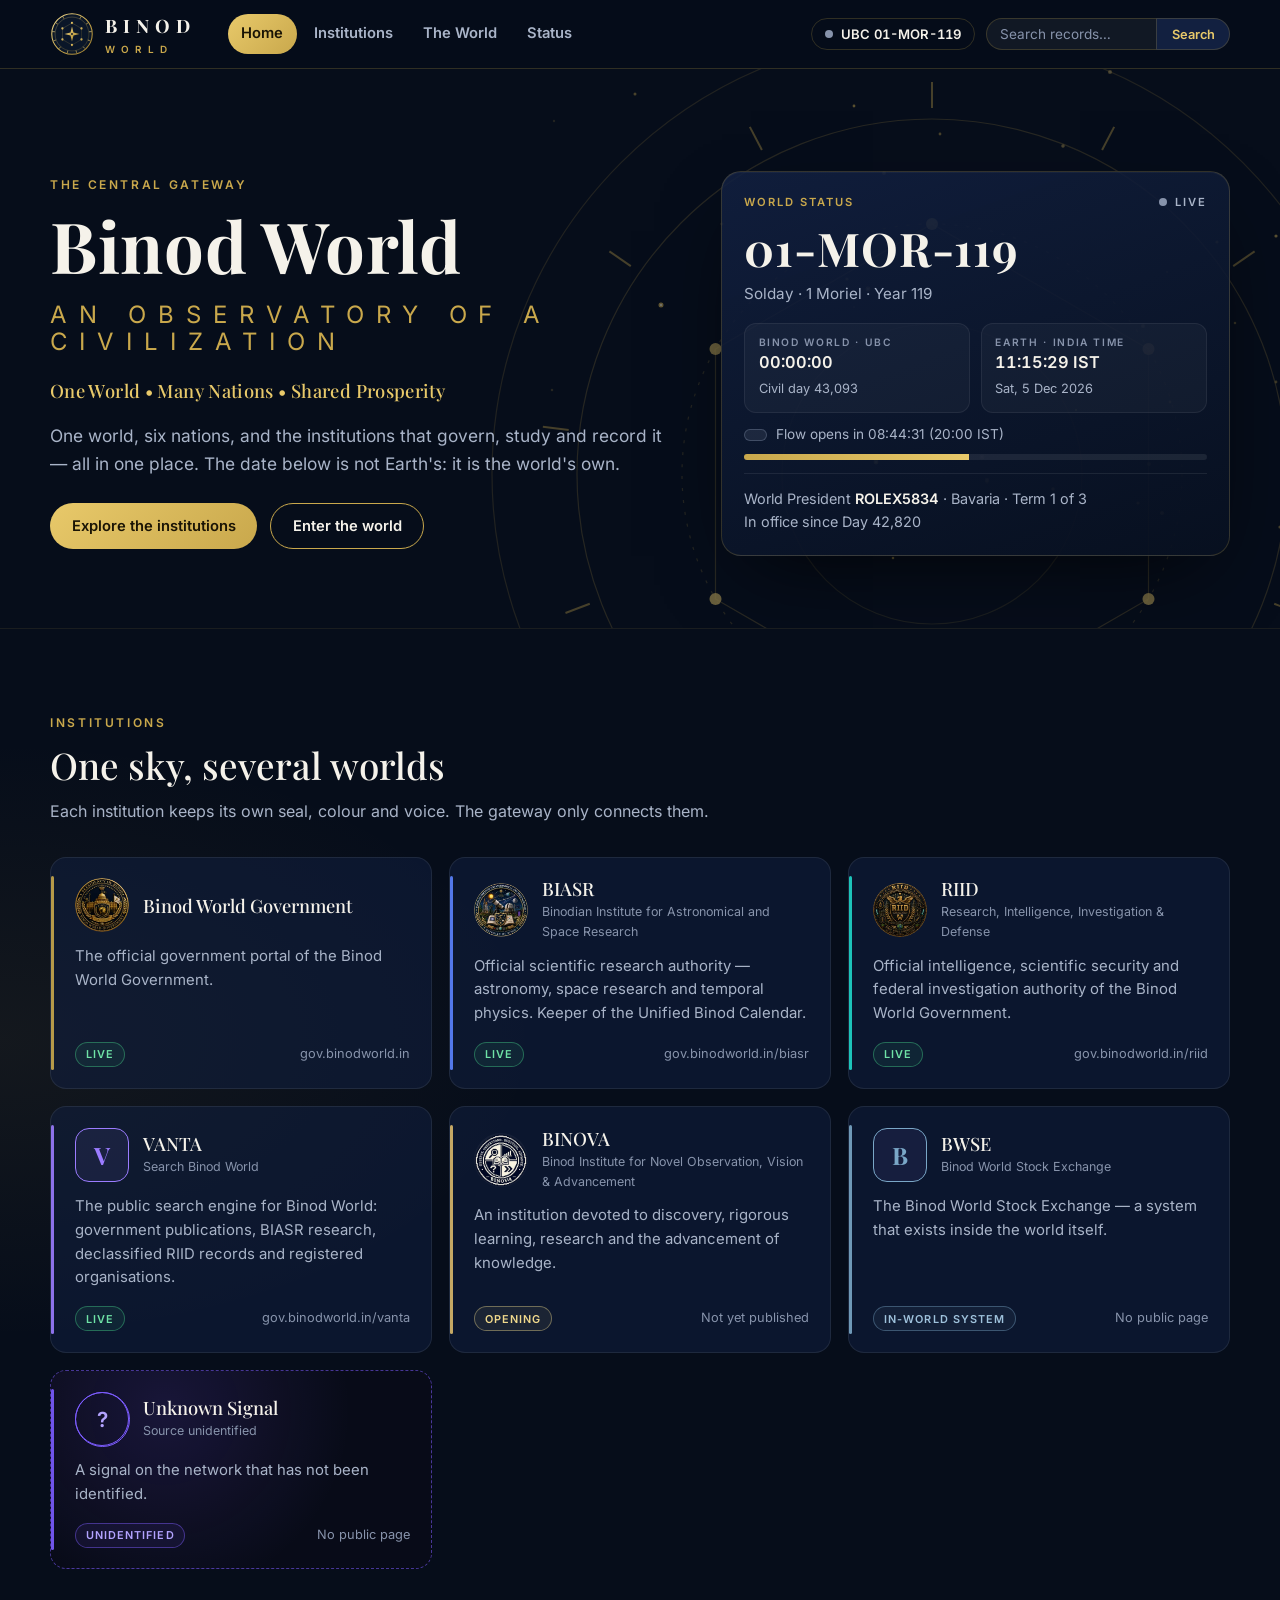
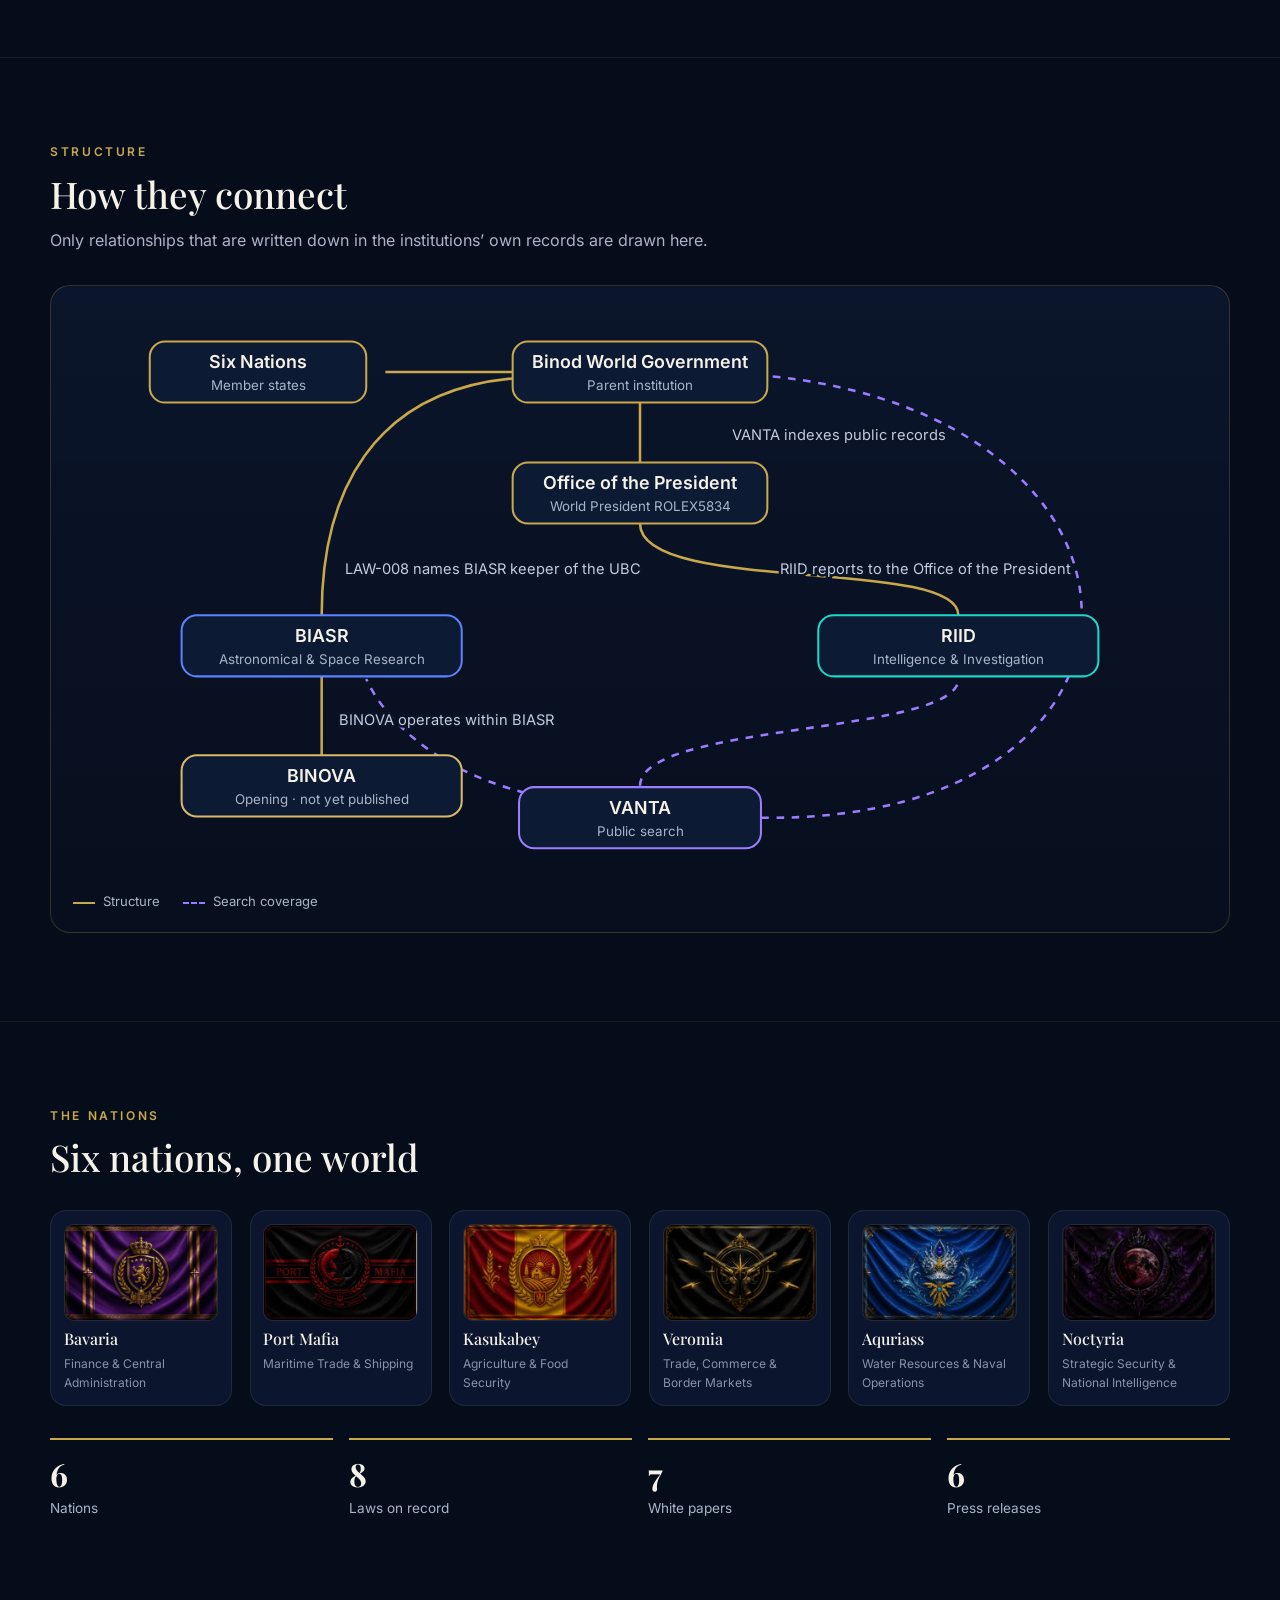
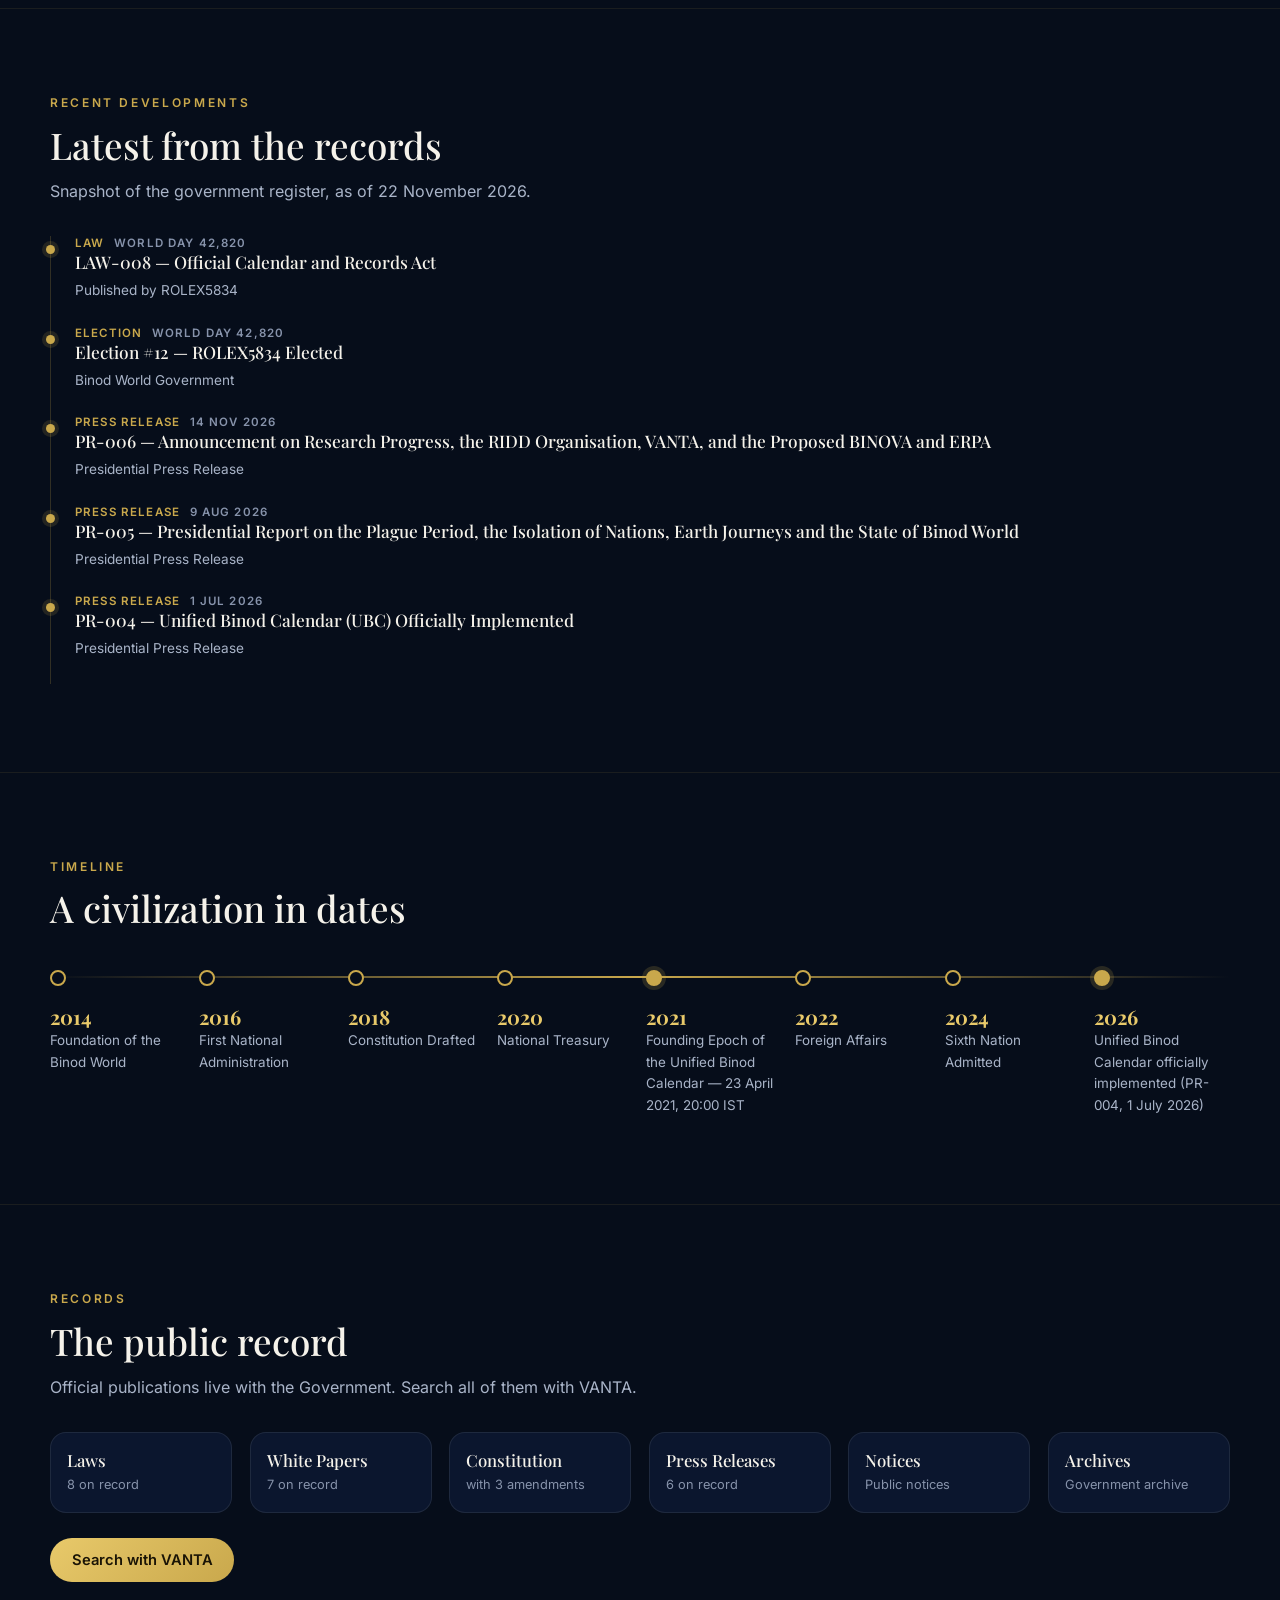
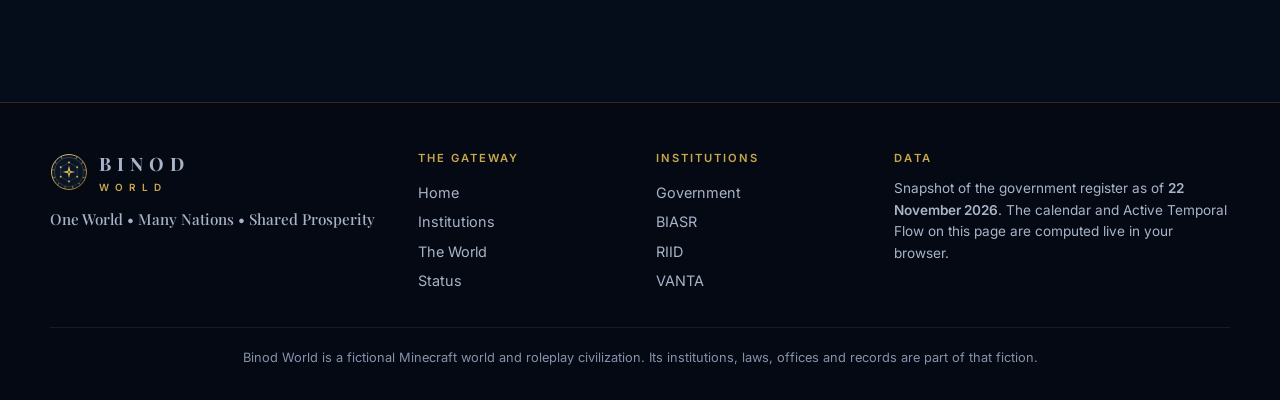
<file: index.html>
<!doctype html>
<html lang="en">
<head>
<meta charset="utf-8">
<meta name="viewport" content="width=device-width, initial-scale=1">
<title>Binod World — The Central Gateway</title>
<meta name="description" content="Binod World: the gateway to its government, institutions, nations and records. A fictional Minecraft world and roleplay civilization.">
<meta http-equiv="Content-Security-Policy" content="default-src &#39;self&#39;; img-src &#39;self&#39; data:; style-src &#39;self&#39; &#39;unsafe-inline&#39;; script-src &#39;self&#39;; font-src &#39;self&#39;; connect-src &#39;none&#39;; object-src &#39;none&#39;; base-uri &#39;self&#39;; form-action https://gov.binodworld.in/">
<meta name="referrer" content="strict-origin-when-cross-origin">
<link rel="canonical" href="https://binodworld.in/">
<meta property="og:type" content="website"><meta property="og:site_name" content="Binod World"><meta property="og:title" content="Binod World — The Central Gateway"><meta property="og:description" content="Binod World: the gateway to its government, institutions, nations and records. A fictional Minecraft world and roleplay civilization."><meta property="og:url" content="https://binodworld.in/"><meta property="og:image" content="https://binodworld.in/assets/og-image.png"><meta name="twitter:card" content="summary">
<meta name="theme-color" content="#060d1a">
<link rel="icon" href="assets/emblem.svg" type="image/svg+xml">
<link rel="apple-touch-icon" href="assets/apple-touch-icon.png">
<link rel="preload" href="assets/fonts/playfair-700.woff2" as="font" type="font/woff2" crossorigin>
<link rel="preload" href="assets/fonts/inter-400.woff2" as="font" type="font/woff2" crossorigin>
<link rel="stylesheet" href="app.css">
</head>
<body data-page="home" data-base="">
<a class="skip" href="#main">Skip to content</a>

<header class="site-header" id="top">
  <div class="wrap bar">
    <a class="brand" href="./" aria-label="Binod World — home">
      <svg class="emblem" aria-hidden="true"><use href="#emblem"/></svg>
      <span class="wordmark"><b>BINOD</b><i>WORLD</i></span>
    </a>
    <button class="menu-btn" id="menuBtn" aria-expanded="false" aria-controls="nav">Menu</button>
    <nav id="nav" aria-label="Primary">
      <a href="./" data-r="home" aria-current="page">Home</a>
      <a href="institutions/" data-r="institutions">Institutions</a>
      <a href="world/" data-r="world">The World</a>
      <a href="status/" data-r="status">Status</a>
    </nav>
    <div class="chip-wrap">
      <a class="date-chip" href="status/" id="dateChip" aria-label="Current Unified Binod Calendar date"><span class="dot" aria-hidden="true"></span><span id="chipText" data-live="chip">UBC —</span></a>
      <form class="search" action="https://gov.binodworld.in/vanta/" method="get" role="search">
        <label class="sr" for="q">Search Binod World records with VANTA</label>
        <input id="q" name="q" type="search" placeholder="Search records…" autocomplete="off">
        <button type="submit" aria-label="Search">Search</button>
      </form>
    </div>
  </div>
</header>

<main id="main" tabindex="-1"><div class="view">
  <section class="hero" aria-labelledby="h1"><div class="sky" aria-hidden="true"><svg viewBox="0 0 900 900" fill="none" stroke="#c9a84c" stroke-width="1.2" aria-hidden="true"><circle cx="0" cy="829" r="0.9" fill="#f3e7bd" opacity="0.38"></circle><circle cx="656" cy="479" r="1.0" fill="#f3e7bd" opacity="0.70"></circle><circle cx="680" cy="489" r="1.5" fill="#f3e7bd" opacity="0.63"></circle><circle cx="735" cy="218" r="1.0" fill="#f3e7bd" opacity="0.67"></circle><circle cx="628" cy="48" r="1.5" fill="#f3e7bd" opacity="0.53"></circle><circle cx="830" cy="727" r="0.7" fill="#f3e7bd" opacity="0.56"></circle><circle cx="831" cy="620" r="1.4" fill="#f3e7bd" opacity="0.60"></circle><circle cx="821" cy="818" r="1.0" fill="#f3e7bd" opacity="0.45"></circle><circle cx="753" cy="299" r="0.7" fill="#f3e7bd" opacity="0.43"></circle><circle cx="386" cy="265" r="1.8" fill="#f3e7bd" opacity="0.58"></circle><circle cx="656" cy="790" r="0.6" fill="#f3e7bd" opacity="0.41"></circle><circle cx="505" cy="458" r="1.1" fill="#f3e7bd" opacity="0.37"></circle><circle cx="818" cy="49" r="1.0" fill="#f3e7bd" opacity="0.46"></circle><circle cx="598" cy="832" r="1.2" fill="#f3e7bd" opacity="0.35"></circle><circle cx="365" cy="255" r="1.0" fill="#f3e7bd" opacity="0.50"></circle><circle cx="299" cy="478" r="1.4" fill="#f3e7bd" opacity="0.39"></circle><circle cx="816" cy="412" r="1.7" fill="#f3e7bd" opacity="0.63"></circle><circle cx="571" cy="465" r="1.2" fill="#f3e7bd" opacity="0.66"></circle><circle cx="846" cy="357" r="1.5" fill="#f3e7bd" opacity="0.40"></circle><circle cx="528" cy="316" r="1.0" fill="#f3e7bd" opacity="0.48"></circle><circle cx="715" cy="790" r="0.7" fill="#f3e7bd" opacity="0.74"></circle><circle cx="70" cy="366" r="0.7" fill="#f3e7bd" opacity="0.30"></circle><circle cx="897" cy="198" r="1.4" fill="#f3e7bd" opacity="0.34"></circle><circle cx="411" cy="534" r="0.7" fill="#f3e7bd" opacity="0.80"></circle><circle cx="796" cy="802" r="1.7" fill="#f3e7bd" opacity="0.79"></circle><circle cx="685" cy="248" r="0.5" fill="#f3e7bd" opacity="0.40"></circle><circle cx="68" cy="1" r="1.4" fill="#f3e7bd" opacity="0.39"></circle><circle cx="667" cy="440" r="1.5" fill="#f3e7bd" opacity="0.39"></circle><circle cx="794" cy="212" r="1.0" fill="#f3e7bd" opacity="0.79"></circle><circle cx="107" cy="440" r="0.5" fill="#f3e7bd" opacity="0.80"></circle><circle cx="573" cy="830" r="0.5" fill="#f3e7bd" opacity="0.79"></circle><circle cx="169" cy="872" r="1.3" fill="#f3e7bd" opacity="0.66"></circle><circle cx="240" cy="200" r="0.8" fill="#f3e7bd" opacity="0.59"></circle><circle cx="47" cy="692" r="1.5" fill="#f3e7bd" opacity="0.68"></circle><circle cx="448" cy="29" r="0.7" fill="#f3e7bd" opacity="0.80"></circle><circle cx="118" cy="619" r="1.8" fill="#f3e7bd" opacity="0.27"></circle><circle cx="795" cy="775" r="1.9" fill="#f3e7bd" opacity="0.82"></circle><circle cx="688" cy="378" r="0.8" fill="#f3e7bd" opacity="0.69"></circle><circle cx="794" cy="358" r="0.8" fill="#f3e7bd" opacity="0.49"></circle><circle cx="798" cy="503" r="1.0" fill="#f3e7bd" opacity="0.62"></circle><circle cx="661" cy="302" r="1.5" fill="#f3e7bd" opacity="0.50"></circle><circle cx="179" cy="281" r="1.9" fill="#f3e7bd" opacity="0.85"></circle><circle cx="569" cy="785" r="1.8" fill="#f3e7bd" opacity="0.37"></circle><circle cx="581" cy="122" r="1.2" fill="#f3e7bd" opacity="0.58"></circle><circle cx="694" cy="851" r="1.2" fill="#f3e7bd" opacity="0.36"></circle><circle cx="402" cy="149" r="1.4" fill="#f3e7bd" opacity="0.56"></circle><circle cx="505" cy="456" r="1.6" fill="#f3e7bd" opacity="0.47"></circle><circle cx="676" cy="23" r="0.9" fill="#f3e7bd" opacity="0.58"></circle><circle cx="182" cy="651" r="0.9" fill="#f3e7bd" opacity="0.39"></circle><circle cx="594" cy="386" r="0.6" fill="#f3e7bd" opacity="0.71"></circle><circle cx="741" cy="824" r="1.8" fill="#f3e7bd" opacity="0.66"></circle><circle cx="863" cy="23" r="1.6" fill="#f3e7bd" opacity="0.61"></circle><circle cx="652" cy="808" r="0.6" fill="#f3e7bd" opacity="0.33"></circle><circle cx="72" cy="97" r="0.6" fill="#f3e7bd" opacity="0.26"></circle><circle cx="545" cy="851" r="0.8" fill="#f3e7bd" opacity="0.33"></circle><circle cx="182" cy="607" r="0.8" fill="#f3e7bd" opacity="0.52"></circle><circle cx="895" cy="380" r="1.4" fill="#f3e7bd" opacity="0.71"></circle><circle cx="357" cy="375" r="0.6" fill="#f3e7bd" opacity="0.39"></circle><circle cx="727" cy="877" r="0.7" fill="#f3e7bd" opacity="0.81"></circle><circle cx="458" cy="110" r="0.8" fill="#f3e7bd" opacity="0.61"></circle><circle cx="153" cy="70" r="0.9" fill="#f3e7bd" opacity="0.64"></circle><circle cx="500" cy="433" r="1.9" fill="#f3e7bd" opacity="0.30"></circle><circle cx="372" cy="283" r="0.5" fill="#f3e7bd" opacity="0.25"></circle><circle cx="372" cy="82" r="0.8" fill="#f3e7bd" opacity="0.80"></circle><circle cx="700" cy="688" r="1.1" fill="#f3e7bd" opacity="0.76"></circle><circle cx="866" cy="721" r="1.4" fill="#f3e7bd" opacity="0.59"></circle><circle cx="313" cy="366" r="1.2" fill="#f3e7bd" opacity="0.55"></circle><circle cx="511" cy="650" r="1.4" fill="#f3e7bd" opacity="0.63"></circle><circle cx="656" cy="796" r="1.7" fill="#f3e7bd" opacity="0.84"></circle><circle cx="394" cy="438" r="1.8" fill="#f3e7bd" opacity="0.84"></circle><g class="ring"><circle cx="450" cy="450" r="440" opacity=".25"></circle><circle cx="450" cy="450" r="355" opacity=".3"></circle><g stroke-width="2" opacity=".6"><line x1="450" y1="84" x2="450" y2="58"></line><line x1="620.0886809680193" y1="125.92309461092515" x2="632.1714834411573" y2="102.90123794394174"></line><line x1="751.2120949170783" y1="242.08830269639697" x2="772.6096754303132" y2="227.31861928138693"></line><line x1="813.3314479198878" y1="405.8835750265518" x2="839.1418786464371" y2="402.7496213399134"></line><line x1="792.2159448228618" y1="579.7853886575681" x2="816.5263671326826" y2="589.005115720674"></line><line x1="692.7028929161311" y1="723.9549338306231" x2="709.9440820303918" y2="743.4162132830716"></line><line x1="537.5895331292461" y1="805.3647051779351" x2="543.8117404007226" y2="830.6091924310124"></line><line x1="362.4104668707539" y1="805.3647051779351" x2="356.1882595992774" y2="830.6091924310124"></line><line x1="207.29710708386892" y1="723.954933830623" x2="190.05591796960823" y2="743.4162132830716"></line><line x1="107.78405517713821" y1="579.7853886575681" x2="83.4736328673174" y2="589.005115720674"></line><line x1="86.66855208011219" y1="405.883575026552" x2="60.85812135356281" y2="402.74962133991363"></line><line x1="148.7879050829219" y1="242.08830269639677" x2="127.39032456968687" y2="227.3186192813867"></line><line x1="279.9113190319805" y1="125.92309461092532" x2="267.82851655884247" y2="102.90123794394185"></line></g></g><g class="ring r2"><circle cx="450" cy="450" r="250" opacity=".28" stroke-dasharray="3 9"></circle><polygon points="450,200 666.5063509461097,325 666.5063509461097,575 450,700 233.49364905389032,575 233.49364905389035,325" opacity=".32"></polygon><g fill="#e8c96a" stroke="none" opacity=".8"><circle cx="450" cy="200" r="6"></circle><circle cx="666.5063509461097" cy="325" r="6"></circle><circle cx="666.5063509461097" cy="575" r="6"></circle><circle cx="450" cy="700" r="6"></circle><circle cx="233.49364905389032" cy="575" r="6"></circle><circle cx="233.49364905389035" cy="325" r="6"></circle></g></g><circle cx="450" cy="450" r="150" opacity=".2"></circle></svg></div>
    <div class="wrap hero-grid"><div><span class="eyebrow">The central gateway</span>
      <h1 id="h1">Binod World<span>An observatory of a civilization</span></h1>
      <p class="motto">One World • Many Nations • Shared Prosperity</p>
      <p class="lede">One world, six nations, and the institutions that govern, study and record it — all in one place. The date below is not Earth's: it is the world's own.</p>
      <div class="cta"><a class="btn primary" href="institutions/">Explore the institutions</a><a class="btn" href="world/">Enter the world</a></div></div>
      <div class="instrument" aria-label="World status instrument"><div class="ins-head"><span>World Status</span><span class="live-tag"><span class="dot" aria-hidden="true"></span>Live</span></div>
  <div class="ubc-big" data-live="ubcDate" aria-live="off"></div><div class="ubc-sub" data-live="ubcLong"></div>
  <div class="dual"><div class="cell"><small>Binod World · UBC</small><strong data-live="ubcClock"></strong><em>Civil day <span data-live="civilDay"></span></em></div>
  <div class="cell"><small>Earth · India time</small><strong data-live="earthTime"></strong><em data-live="earthDate"></em></div></div>
  <div class="atf"><span class="badge off" data-live="atfBadge"></span><span class="txt" data-live="atfText"></span></div>
  <div class="bar-track" aria-hidden="true"><div class="bar-fill" data-live="atfBar"></div></div>
  <div class="pres">World President <b>ROLEX5834</b> · Bavaria · Term 1 of 3<br>In office since Day 42,820</div></div></div></section>
  <section class="s" aria-labelledby="h-inst"><div class="wrap"><div class="sec-head"><span class="eyebrow">Institutions</span><h2><span id="h-inst">One sky, several worlds</span></h2><p>Each institution keeps its own seal, colour and voice. The gateway only connects them.</p></div>
    <div class="grid g3"><a class="card" style="--ac:#c9a84c" href="https://gov.binodworld.in/"><div class="top"><img class="seal" src="assets/img/seal-gov.webp" alt="" width="54" height="54"><div><h3>Binod World Government</h3></div></div><p>The official government portal of the Binod World Government.</p><div class="foot"><span class="st live">Live</span><span>gov.binodworld.in</span></div></a><a class="card" style="--ac:#5b83ff" href="https://gov.binodworld.in/biasr/"><div class="top"><img class="seal" src="assets/img/seal-biasr.webp" alt="" width="54" height="54"><div><h3>BIASR</h3><div class="full">Binodian Institute for Astronomical and Space Research</div></div></div><p>Official scientific research authority — astronomy, space research and temporal physics. Keeper of the Unified Binod Calendar.</p><div class="foot"><span class="st live">Live</span><span>gov.binodworld.in/biasr</span></div></a><a class="card" style="--ac:#1fd6c9" href="https://gov.binodworld.in/riid/"><div class="top"><img class="seal" src="assets/img/seal-riid.webp" alt="" width="54" height="54"><div><h3>RIID</h3><div class="full">Research, Intelligence, Investigation &amp; Defense</div></div></div><p>Official intelligence, scientific security and federal investigation authority of the Binod World Government.</p><div class="foot"><span class="st live">Live</span><span>gov.binodworld.in/riid</span></div></a><a class="card" style="--ac:#9b7cff" href="https://gov.binodworld.in/vanta/"><div class="top"><span class="vmark" aria-hidden="true">V</span><div><h3>VANTA</h3><div class="full">Search Binod World</div></div></div><p>The public search engine for Binod World: government publications, BIASR research, declassified RIID records and registered organisations.</p><div class="foot"><span class="st live">Live</span><span>gov.binodworld.in/vanta</span></div></a><article class="card" style="--ac:#d9b86a"><div class="top"><img class="seal" src="assets/img/seal-binova.webp" alt="" width="54" height="54"><div><h3>BINOVA</h3><div class="full">Binod Institute for Novel Observation, Vision &amp; Advancement</div></div></div><p>An institution devoted to discovery, rigorous learning, research and the advancement of knowledge.</p><div class="foot"><span class="st opening">Opening</span><span>Not yet published</span></div></article><article class="card" style="--ac:#7aa7c7"><div class="top"><span class="vmark" aria-hidden="true">B</span><div><h3>BWSE</h3><div class="full">Binod World Stock Exchange</div></div></div><p>The Binod World Stock Exchange — a system that exists inside the world itself.</p><div class="foot"><span class="st system">In-world system</span><span>No public page</span></div></article><article class="card signal" aria-label="Unknown signal"><div class="top"><span class="pulse" aria-hidden="true">?</span><div><h3>Unknown Signal</h3><div class="full">Source unidentified</div></div></div><p>A signal on the network that has not been identified.</p><div class="foot"><span class="st system" style="color:#b3a3ff;border-color:rgba(124,92,255,.45);background:rgba(124,92,255,.08)">Unidentified</span><span>No public page</span></div></article></div></div></section>
  <section class="s" aria-labelledby="h-rel"><div class="wrap"><div class="sec-head"><span class="eyebrow">Structure</span><h2><span id="h-rel">How they connect</span></h2><p>Only relationships that are written down in the institutions’ own records are drawn here.</p></div><div class="diagram"><svg viewBox="0 0 900 450" role="img" aria-labelledby="reld"><title id="reld">How the institutions connect</title>
  <desc id="relx">Government contains the Office of the President and six member nations. RIID reports to the Office of the President. BIASR is named keeper of the Unified Binod Calendar by LAW-008. BINOVA operates within BIASR. VANTA indexes the public records of the Government, BIASR and RIID.</desc>
  <g fill="none" stroke-width="2">
    <path d="M450 79 L450 126" stroke="#c9a84c"></path><path d="M350 55 L250 55" stroke="#c9a84c"></path>
    <path d="M450 174 C450 230 700 200 700 246" stroke="#c9a84c"></path>
    <path d="M350 60 C240 70 200 150 200 246" stroke="#c9a84c"></path>
    <path d="M200 294 L200 356" stroke="#c9a84c"></path>
    <path d="M545 405 C880 410 880 90 550 58" stroke="#9b7cff" stroke-dasharray="6 6"></path>
    <path d="M360 405 C250 405 215 380 205 300" stroke="#9b7cff" stroke-dasharray="6 6" opacity="0"></path>
    <path d="M450 380 C450 330 700 340 700 296" stroke="#9b7cff" stroke-dasharray="6 6"></path>
    <path d="M395 392 C300 380 250 330 235 296" stroke="#9b7cff" stroke-dasharray="6 6"></path>
  </g>
  <g><rect x="350" y="31" width="200" height="48" rx="12" fill="#0d1a33" stroke="#c9a84c" stroke-width="1.6"></rect><text x="450" y="52" text-anchor="middle" font-size="14" font-weight="600" fill="#f5f2ea">Binod World Government</text><text x="450" y="69" text-anchor="middle" font-size="10.5" fill="#a9b4c8">Parent institution</text></g>
  <g><rect x="350" y="126" width="200" height="48" rx="12" fill="#0d1a33" stroke="#c9a84c" stroke-width="1.6"></rect><text x="450" y="147" text-anchor="middle" font-size="14" font-weight="600" fill="#f5f2ea">Office of the President</text><text x="450" y="164" text-anchor="middle" font-size="10.5" fill="#a9b4c8">World President ROLEX5834</text></g>
  <g><rect x="65" y="31" width="170" height="48" rx="12" fill="#0d1a33" stroke="#c9a84c" stroke-width="1.6"></rect><text x="150" y="52" text-anchor="middle" font-size="14" font-weight="600" fill="#f5f2ea">Six Nations</text><text x="150" y="69" text-anchor="middle" font-size="10.5" fill="#a9b4c8">Member states</text></g>
  <g><rect x="90" y="246" width="220" height="48" rx="12" fill="#0d1a33" stroke="#5b83ff" stroke-width="1.6"></rect><text x="200" y="267" text-anchor="middle" font-size="14" font-weight="600" fill="#f5f2ea">BIASR</text><text x="200" y="284" text-anchor="middle" font-size="10.5" fill="#a9b4c8">Astronomical &amp; Space Research</text></g>
  <g><rect x="590" y="246" width="220" height="48" rx="12" fill="#0d1a33" stroke="#1fd6c9" stroke-width="1.6"></rect><text x="700" y="267" text-anchor="middle" font-size="14" font-weight="600" fill="#f5f2ea">RIID</text><text x="700" y="284" text-anchor="middle" font-size="10.5" fill="#a9b4c8">Intelligence &amp; Investigation</text></g>
  <g><rect x="90" y="356" width="220" height="48" rx="12" fill="#0d1a33" stroke="#d9b86a" stroke-width="1.6"></rect><text x="200" y="377" text-anchor="middle" font-size="14" font-weight="600" fill="#f5f2ea">BINOVA</text><text x="200" y="394" text-anchor="middle" font-size="10.5" fill="#a9b4c8">Opening · not yet published</text></g>
  <g><rect x="355" y="381" width="190" height="48" rx="12" fill="#0d1a33" stroke="#9b7cff" stroke-width="1.6"></rect><text x="450" y="402" text-anchor="middle" font-size="14" font-weight="600" fill="#f5f2ea">VANTA</text><text x="450" y="419" text-anchor="middle" font-size="10.5" fill="#a9b4c8">Public search</text></g>
  <text x="560" y="214" text-anchor="start" font-size="11.5" fill="#c3ccdd" paint-order="stroke" stroke="#0a1426" stroke-width="4">RIID reports to the Office of the President</text>
  <text x="218" y="214" text-anchor="start" font-size="11.5" fill="#c3ccdd" paint-order="stroke" stroke="#0a1426" stroke-width="4">LAW-008 names BIASR keeper of the UBC</text>
  <text x="214" y="332" text-anchor="start" font-size="11.5" fill="#c3ccdd" paint-order="stroke" stroke="#0a1426" stroke-width="4">BINOVA operates within BIASR</text>
  <text x="690" y="108" text-anchor="end" font-size="11.5" fill="#c3ccdd" paint-order="stroke" stroke="#0a1426" stroke-width="4">VANTA indexes public records</text>
  </svg><div class="legend"><span>Structure</span><span class="dash">Search coverage</span></div><ul class="prov rel-list"><li><b>Government</b> includes the Office of the President and the six member nations.</li><li><b>RIID</b> reports to the Office of the President.</li><li><b>BIASR</b> is named keeper of the Unified Binod Calendar by LAW-008.</li><li><b>BINOVA</b> operates within BIASR (opening; not yet published).</li><li><b>VANTA</b> indexes the public records of the Government, BIASR and RIID.</li></ul></div></div></section>
  <section class="s" aria-labelledby="h-nat"><div class="wrap"><div class="sec-head"><span class="eyebrow">The nations</span><h2><span id="h-nat">Six nations, one world</span></h2></div>
    <div class="grid nations-strip"><a class="card nation" href="world/" aria-label="Bavaria"><img class="flag" src="assets/img/flag-bavaria.webp" alt="Flag of Bavaria" width="400" height="250"><h3>Bavaria</h3><p class="small">Finance &amp; Central Administration</p></a><a class="card nation" href="world/" aria-label="Port Mafia"><img class="flag" src="assets/img/flag-port-mafia.webp" alt="Flag of Port Mafia" width="400" height="250"><h3>Port Mafia</h3><p class="small">Maritime Trade &amp; Shipping</p></a><a class="card nation" href="world/" aria-label="Kasukabey"><img class="flag" src="assets/img/flag-kasukabey.webp" alt="Flag of Kasukabey" width="400" height="250"><h3>Kasukabey</h3><p class="small">Agriculture &amp; Food Security</p></a><a class="card nation" href="world/" aria-label="Veromia"><img class="flag" src="assets/img/flag-veromia.webp" alt="Flag of Veromia" width="400" height="250"><h3>Veromia</h3><p class="small">Trade, Commerce &amp; Border Markets</p></a><a class="card nation" href="world/" aria-label="Aquriass"><img class="flag" src="assets/img/flag-aquriass.webp" alt="Flag of Aquriass" width="400" height="250"><h3>Aquriass</h3><p class="small">Water Resources &amp; Naval Operations</p></a><a class="card nation" href="world/" aria-label="Noctyria"><img class="flag" src="assets/img/flag-noctyria.webp" alt="Flag of Noctyria" width="400" height="250"><h3>Noctyria</h3><p class="small">Strategic Security &amp; National Intelligence</p></a></div>
    <div class="stats"><div class="stat"><b>6</b><span>Nations</span></div><div class="stat"><b>8</b><span>Laws on record</span></div><div class="stat"><b>7</b><span>White papers</span></div><div class="stat"><b>6</b><span>Press releases</span></div></div></div></section>
  <section class="s" aria-labelledby="h-dev"><div class="wrap"><div class="sec-head"><span class="eyebrow">Recent developments</span><h2><span id="h-dev">Latest from the records</span></h2><p>Snapshot of the government register, as of 22 November 2026.</p></div><ol class="feed"><li><div class="meta"><b>Law</b>World Day 42,820</div><a href="https://gov.binodworld.in/laws.html">LAW-008 — Official Calendar and Records Act</a><div class="by">Published by ROLEX5834</div></li><li><div class="meta"><b>Election</b>World Day 42,820</div><a href="https://gov.binodworld.in/president.html">Election #12 — ROLEX5834 Elected</a><div class="by">Binod World Government</div></li><li><div class="meta"><b>Press release</b>14 Nov 2026</div><a href="https://gov.binodworld.in/press-releases.html">PR-006 — Announcement on Research Progress, the RIDD Organisation, VANTA, and the Proposed BINOVA and ERPA</a><div class="by">Presidential Press Release</div></li><li><div class="meta"><b>Press release</b>9 Aug 2026</div><a href="https://gov.binodworld.in/press-releases.html">PR-005 — Presidential Report on the Plague Period, the Isolation of Nations, Earth Journeys and the State of Binod World</a><div class="by">Presidential Press Release</div></li><li><div class="meta"><b>Press release</b>1 Jul 2026</div><a href="https://gov.binodworld.in/press-releases.html">PR-004 — Unified Binod Calendar (UBC) Officially Implemented</a><div class="by">Presidential Press Release</div></li></ol></div></section>
  <section class="s" aria-labelledby="h-tl"><div class="wrap"><div class="sec-head"><span class="eyebrow">Timeline</span><h2><span id="h-tl">A civilization in dates</span></h2></div><ol class="tl"><li class=""><b>2014</b><span>Foundation of the Binod World</span></li><li class=""><b>2016</b><span>First National Administration</span></li><li class=""><b>2018</b><span>Constitution Drafted</span></li><li class=""><b>2020</b><span>National Treasury</span></li><li class="ubc"><b>2021</b><span>Founding Epoch of the Unified Binod Calendar — 23 April 2021, 20:00 IST</span></li><li class=""><b>2022</b><span>Foreign Affairs</span></li><li class=""><b>2024</b><span>Sixth Nation Admitted</span></li><li class="ubc"><b>2026</b><span>Unified Binod Calendar officially implemented (PR-004, 1 July 2026)</span></li></ol></div></section>
  <section class="s" aria-labelledby="h-rec"><div class="wrap"><div class="sec-head"><span class="eyebrow">Records</span><h2><span id="h-rec">The public record</span></h2><p>Official publications live with the Government. Search all of them with VANTA.</p></div><div class="grid records"><a class="card" href="https://gov.binodworld.in/laws.html"><div class="n">Laws</div><div class="c">8 on record</div></a><a class="card" href="https://gov.binodworld.in/white-papers.html"><div class="n">White Papers</div><div class="c">7 on record</div></a><a class="card" href="https://gov.binodworld.in/constitution.html"><div class="n">Constitution</div><div class="c">with 3 amendments</div></a><a class="card" href="https://gov.binodworld.in/press-releases.html"><div class="n">Press Releases</div><div class="c">6 on record</div></a><a class="card" href="https://gov.binodworld.in/notices.html"><div class="n">Notices</div><div class="c">Public notices</div></a><a class="card" href="https://gov.binodworld.in/archives.html"><div class="n">Archives</div><div class="c">Government archive</div></a></div>
    <div class="cta"><a class="btn primary" href="https://gov.binodworld.in/vanta/">Search with VANTA</a></div></div></section></div></main>

<footer class="site-footer">
  <div class="wrap">
    <div class="f-grid">
      <div>
        <div class="brand small"><svg class="emblem" aria-hidden="true"><use href="#emblem"/></svg><span class="wordmark"><b>BINOD</b><i>WORLD</i></span></div>
        <p class="motto">One World • Many Nations • Shared Prosperity</p>
      </div>
      <nav aria-label="Footer: pages"><h2>The Gateway</h2><a href="./">Home</a><a href="institutions/">Institutions</a><a href="world/">The World</a><a href="status/">Status</a></nav>
      <nav aria-label="Footer: institutions"><h2>Institutions</h2><a href="https://gov.binodworld.in/">Government</a><a href="https://gov.binodworld.in/biasr/">BIASR</a><a href="https://gov.binodworld.in/riid/">RIID</a><a href="https://gov.binodworld.in/vanta/">VANTA</a></nav>
      <div><h2>Data</h2><p class="small">Snapshot of the government register as of <b>22 November 2026</b>. The calendar and Active Temporal Flow on this page are computed live in your browser.</p></div>
    </div>
    <p class="disclaimer">Binod World is a fictional Minecraft world and roleplay civilization. Its institutions, laws, offices and records are part of that fiction.</p>
  </div>
</footer>

<svg width="0" height="0" style="position:absolute" aria-hidden="true" focusable="false">
  <defs>
    <linearGradient id="gold" x1="0" y1="0" x2="1" y2="1"><stop offset="0" stop-color="#f3dc92"/><stop offset=".55" stop-color="#c9a84c"/><stop offset="1" stop-color="#9a7b2c"/></linearGradient>
    <symbol id="emblem" viewBox="0 0 100 100">
      <circle cx="50" cy="50" r="46" fill="#0a1628" stroke="url(#gold)" stroke-width="2.4"/>
      <circle cx="50" cy="50" r="38.5" fill="none" stroke="url(#gold)" stroke-width=".8" opacity=".7"/>
      <g id="emb-ticks" stroke="url(#gold)" stroke-width="1.6" stroke-linecap="round"></g>
      <g id="emb-nodes" fill="url(#gold)"></g>
      <g id="emb-hex" fill="none" stroke="url(#gold)" stroke-width=".7" opacity=".6"></g>
      <path d="M50 33 L53.4 46.6 L67 50 L53.4 53.4 L50 67 L46.6 53.4 L33 50 L46.6 46.6 Z" fill="url(#gold)"/>
      <circle cx="50" cy="50" r="2.2" fill="#0a1628"/>
    </symbol>
  </defs>
</svg>
<noscript><p class="wrap small" style="padding:1rem 0">The live calendar and status instrument need JavaScript; the rest of this page works without it.</p></noscript>
<script src="js/data.js"></script>
<script src="js/calendar-engine.js"></script>
<script src="app.js"></script>
</body>
</html>
</file>
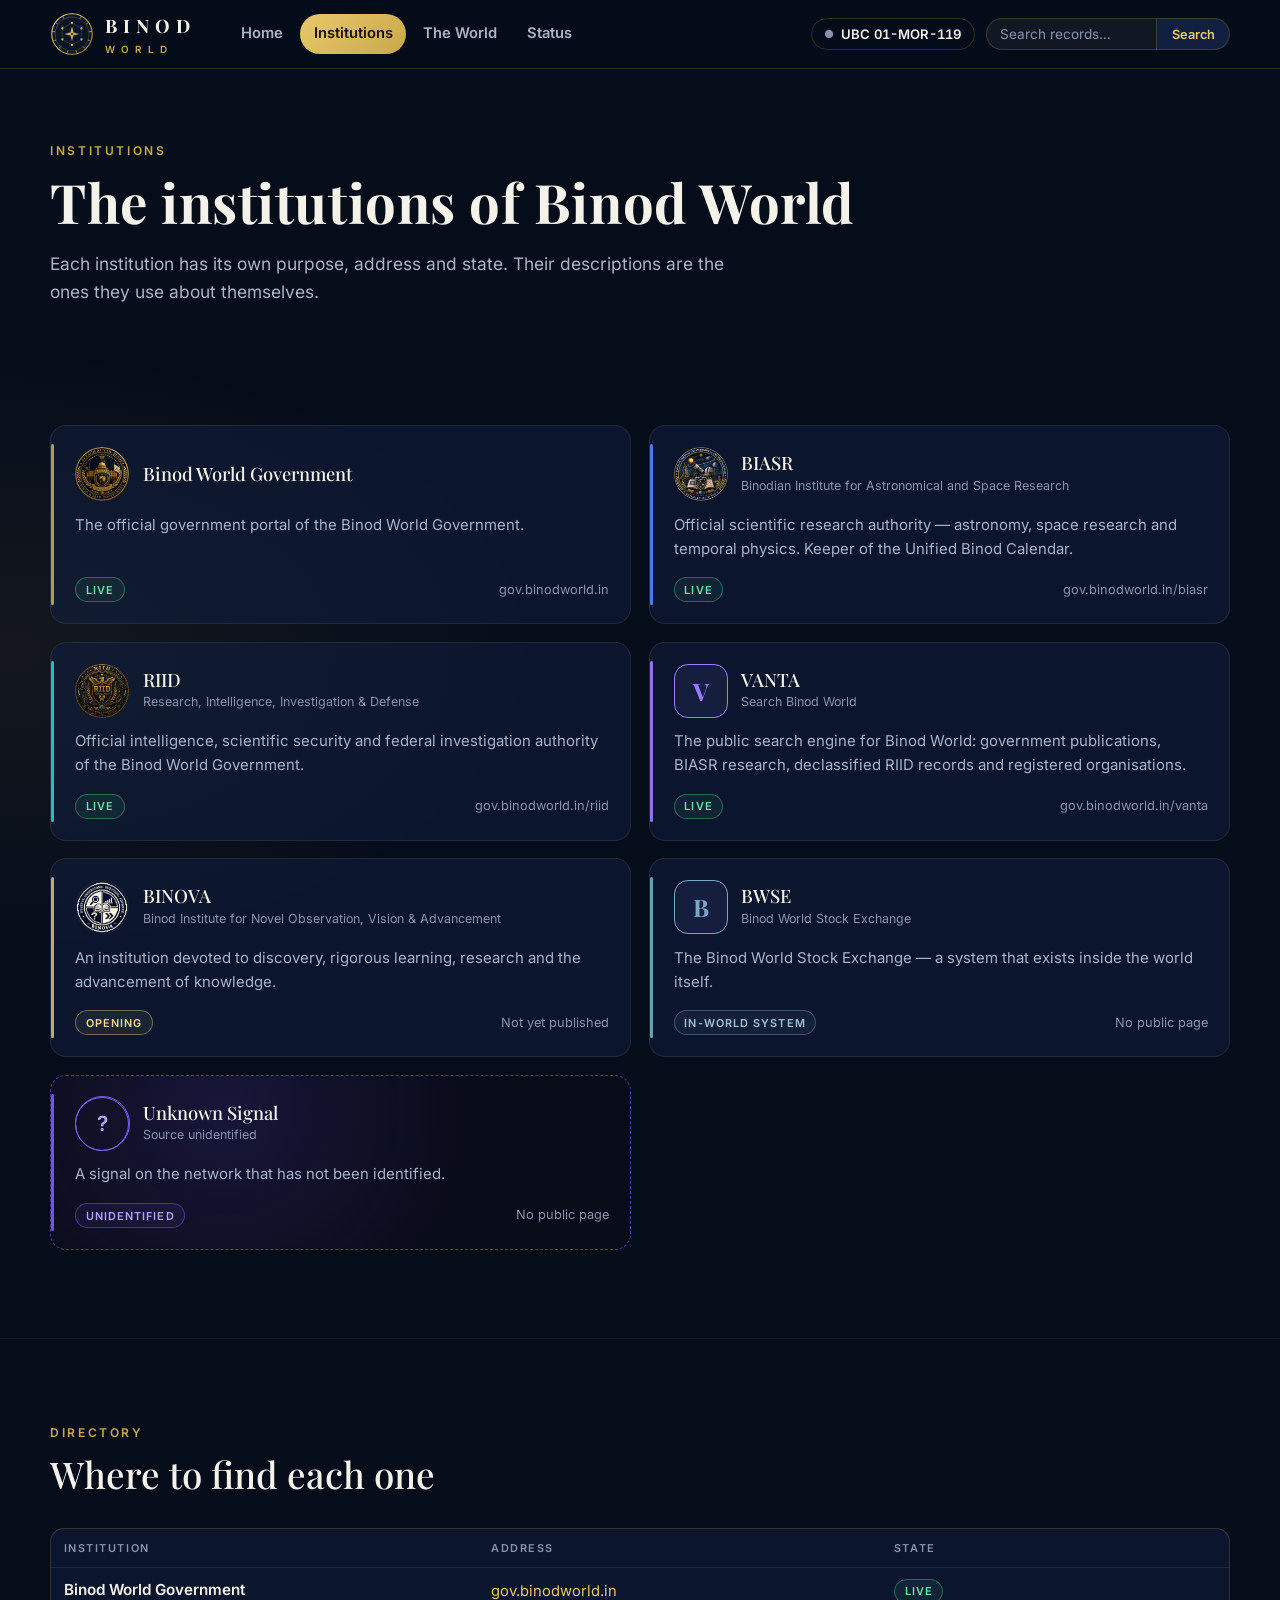
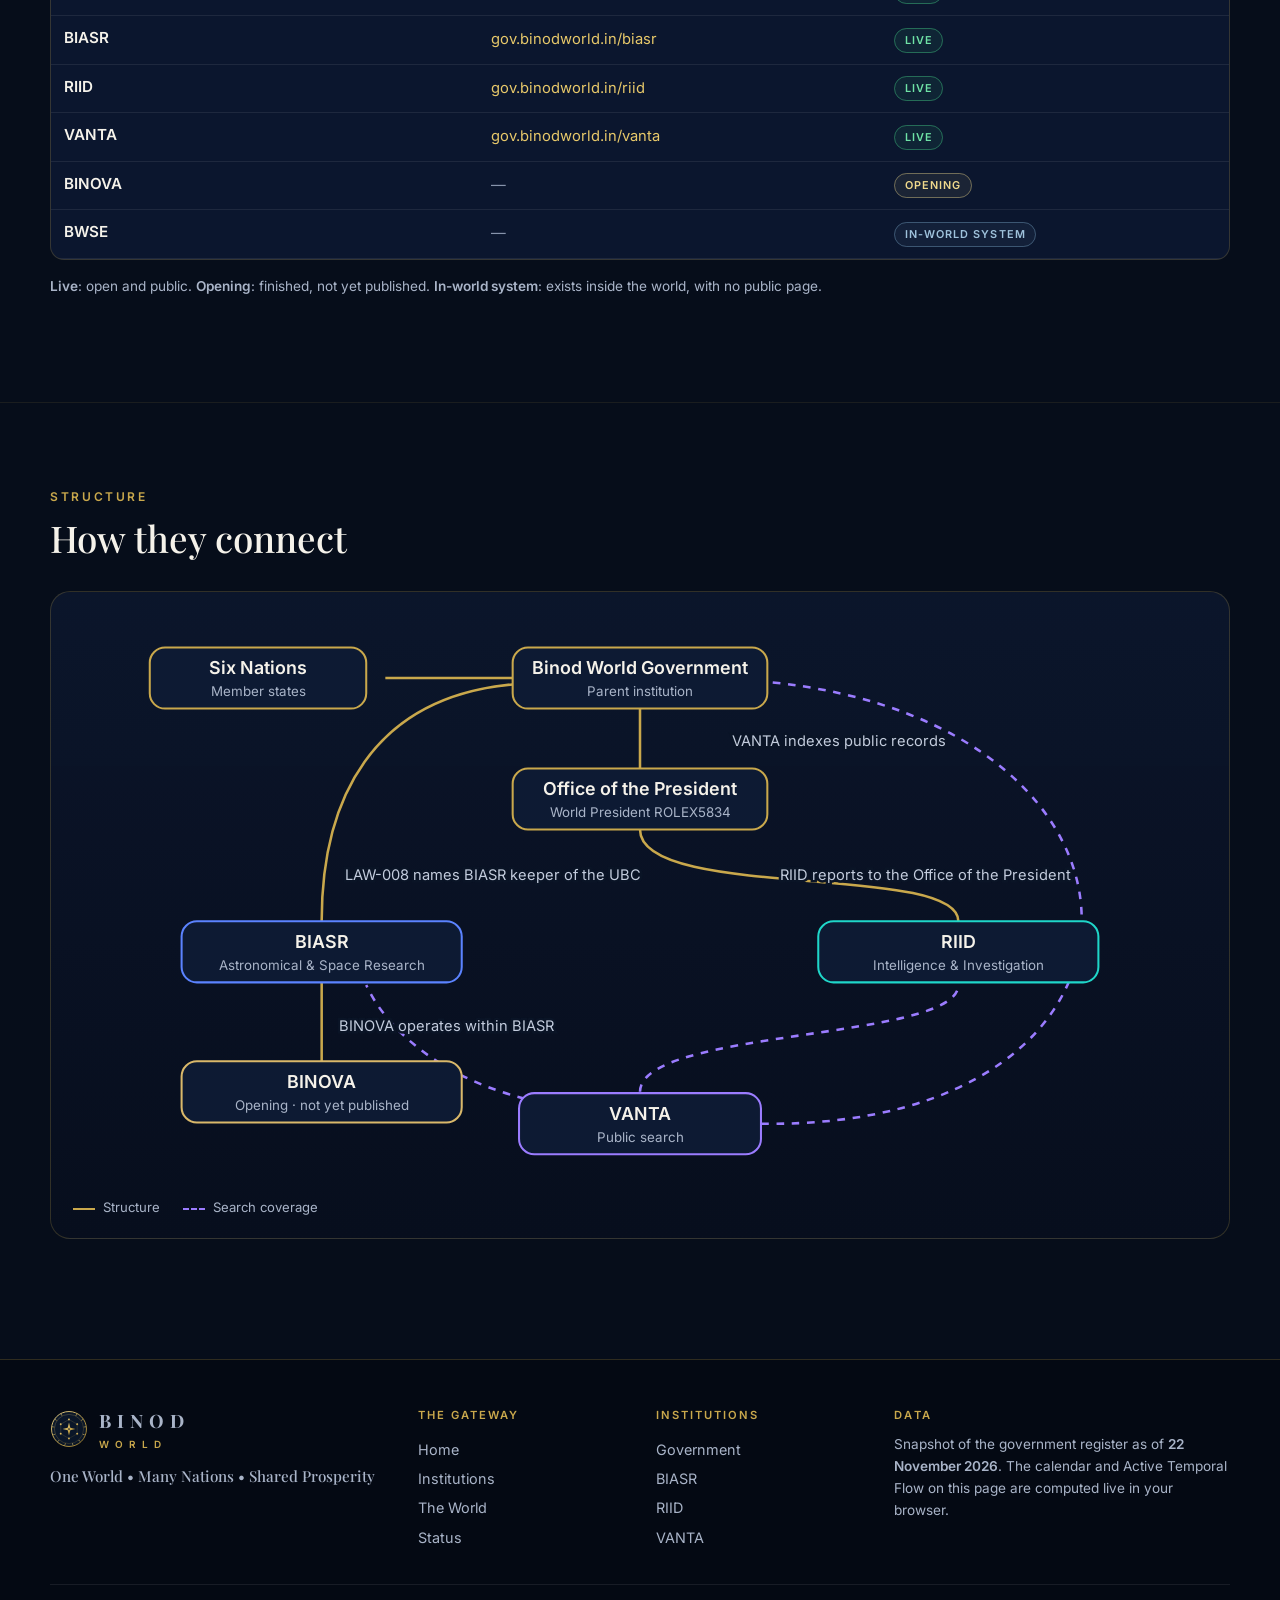
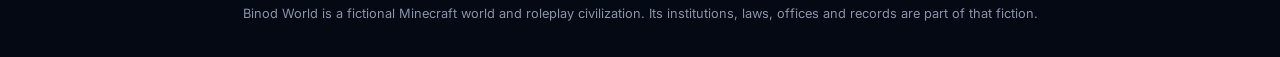
<file: institutions/index.html>
<!doctype html>
<html lang="en">
<head>
<meta charset="utf-8">
<meta name="viewport" content="width=device-width, initial-scale=1">
<title>Institutions — Binod World</title>
<meta name="description" content="The institutions of Binod World: the Government, BIASR, RIID, VANTA, BINOVA and BWSE, and how they connect.">
<meta http-equiv="Content-Security-Policy" content="default-src &#39;self&#39;; img-src &#39;self&#39; data:; style-src &#39;self&#39; &#39;unsafe-inline&#39;; script-src &#39;self&#39;; font-src &#39;self&#39;; connect-src &#39;none&#39;; object-src &#39;none&#39;; base-uri &#39;self&#39;; form-action https://gov.binodworld.in/">
<meta name="referrer" content="strict-origin-when-cross-origin">
<link rel="canonical" href="https://binodworld.in/institutions/">
<meta property="og:type" content="website"><meta property="og:site_name" content="Binod World"><meta property="og:title" content="Institutions — Binod World"><meta property="og:description" content="The institutions of Binod World: the Government, BIASR, RIID, VANTA, BINOVA and BWSE, and how they connect."><meta property="og:url" content="https://binodworld.in/institutions/"><meta property="og:image" content="https://binodworld.in/assets/og-image.png"><meta name="twitter:card" content="summary">
<meta name="theme-color" content="#060d1a">
<link rel="icon" href="../assets/emblem.svg" type="image/svg+xml">
<link rel="apple-touch-icon" href="../assets/apple-touch-icon.png">
<link rel="preload" href="../assets/fonts/playfair-700.woff2" as="font" type="font/woff2" crossorigin>
<link rel="preload" href="../assets/fonts/inter-400.woff2" as="font" type="font/woff2" crossorigin>
<link rel="stylesheet" href="../app.css">
</head>
<body data-page="institutions" data-base="../">
<a class="skip" href="#main">Skip to content</a>

<header class="site-header" id="top">
  <div class="wrap bar">
    <a class="brand" href="../" aria-label="Binod World — home">
      <svg class="emblem" aria-hidden="true"><use href="#emblem"/></svg>
      <span class="wordmark"><b>BINOD</b><i>WORLD</i></span>
    </a>
    <button class="menu-btn" id="menuBtn" aria-expanded="false" aria-controls="nav">Menu</button>
    <nav id="nav" aria-label="Primary">
      <a href="../" data-r="home">Home</a>
      <a href="../institutions/" data-r="institutions" aria-current="page">Institutions</a>
      <a href="../world/" data-r="world">The World</a>
      <a href="../status/" data-r="status">Status</a>
    </nav>
    <div class="chip-wrap">
      <a class="date-chip" href="../status/" id="dateChip" aria-label="Current Unified Binod Calendar date"><span class="dot" aria-hidden="true"></span><span id="chipText" data-live="chip">UBC —</span></a>
      <form class="search" action="https://gov.binodworld.in/vanta/" method="get" role="search">
        <label class="sr" for="q">Search Binod World records with VANTA</label>
        <input id="q" name="q" type="search" placeholder="Search records…" autocomplete="off">
        <button type="submit" aria-label="Search">Search</button>
      </form>
    </div>
  </div>
</header>

<main id="main" tabindex="-1"><div class="view"><div class="wrap page-hero"><span class="eyebrow">Institutions</span><h1 style="font-size:clamp(2rem,5vw,3.4rem)">The institutions of Binod World</h1><p class="lede" style="margin-top:1rem">Each institution has its own purpose, address and state. Their descriptions are the ones they use about themselves.</p></div>
  <section class="s" style="border:0" aria-label="Institutions"><div class="wrap"><h2 class="sr">The institutions</h2><div class="grid g2"><a class="card" style="--ac:#c9a84c" href="https://gov.binodworld.in/"><div class="top"><img class="seal" src="../assets/img/seal-gov.webp" alt="" width="54" height="54"><div><h3>Binod World Government</h3></div></div><p>The official government portal of the Binod World Government.</p><div class="foot"><span class="st live">Live</span><span>gov.binodworld.in</span></div></a><a class="card" style="--ac:#5b83ff" href="https://gov.binodworld.in/biasr/"><div class="top"><img class="seal" src="../assets/img/seal-biasr.webp" alt="" width="54" height="54"><div><h3>BIASR</h3><div class="full">Binodian Institute for Astronomical and Space Research</div></div></div><p>Official scientific research authority — astronomy, space research and temporal physics. Keeper of the Unified Binod Calendar.</p><div class="foot"><span class="st live">Live</span><span>gov.binodworld.in/biasr</span></div></a><a class="card" style="--ac:#1fd6c9" href="https://gov.binodworld.in/riid/"><div class="top"><img class="seal" src="../assets/img/seal-riid.webp" alt="" width="54" height="54"><div><h3>RIID</h3><div class="full">Research, Intelligence, Investigation &amp; Defense</div></div></div><p>Official intelligence, scientific security and federal investigation authority of the Binod World Government.</p><div class="foot"><span class="st live">Live</span><span>gov.binodworld.in/riid</span></div></a><a class="card" style="--ac:#9b7cff" href="https://gov.binodworld.in/vanta/"><div class="top"><span class="vmark" aria-hidden="true">V</span><div><h3>VANTA</h3><div class="full">Search Binod World</div></div></div><p>The public search engine for Binod World: government publications, BIASR research, declassified RIID records and registered organisations.</p><div class="foot"><span class="st live">Live</span><span>gov.binodworld.in/vanta</span></div></a><article class="card" style="--ac:#d9b86a"><div class="top"><img class="seal" src="../assets/img/seal-binova.webp" alt="" width="54" height="54"><div><h3>BINOVA</h3><div class="full">Binod Institute for Novel Observation, Vision &amp; Advancement</div></div></div><p>An institution devoted to discovery, rigorous learning, research and the advancement of knowledge.</p><div class="foot"><span class="st opening">Opening</span><span>Not yet published</span></div></article><article class="card" style="--ac:#7aa7c7"><div class="top"><span class="vmark" aria-hidden="true">B</span><div><h3>BWSE</h3><div class="full">Binod World Stock Exchange</div></div></div><p>The Binod World Stock Exchange — a system that exists inside the world itself.</p><div class="foot"><span class="st system">In-world system</span><span>No public page</span></div></article><article class="card signal" aria-label="Unknown signal"><div class="top"><span class="pulse" aria-hidden="true">?</span><div><h3>Unknown Signal</h3><div class="full">Source unidentified</div></div></div><p>A signal on the network that has not been identified.</p><div class="foot"><span class="st system" style="color:#b3a3ff;border-color:rgba(124,92,255,.45);background:rgba(124,92,255,.08)">Unidentified</span><span>No public page</span></div></article></div></div></section>
  <section class="s" aria-labelledby="h-where"><div class="wrap"><div class="sec-head"><span class="eyebrow">Directory</span><h2><span id="h-where">Where to find each one</span></h2></div>
    <div class="tablewrap" role="region" tabindex="0" aria-label="Institution directory"><table class="t"><thead><tr><th scope="col">Institution</th><th scope="col">Address</th><th scope="col">State</th></tr></thead><tbody>
    <tr><th scope="row" style="color:var(--cream);font:600 .95rem var(--sans);letter-spacing:0;text-transform:none">Binod World Government</th><td><a href="https://gov.binodworld.in/">gov.binodworld.in</a></td><td><span class="st live">Live</span></td></tr><tr><th scope="row" style="color:var(--cream);font:600 .95rem var(--sans);letter-spacing:0;text-transform:none">BIASR</th><td><a href="https://gov.binodworld.in/biasr/">gov.binodworld.in/biasr</a></td><td><span class="st live">Live</span></td></tr><tr><th scope="row" style="color:var(--cream);font:600 .95rem var(--sans);letter-spacing:0;text-transform:none">RIID</th><td><a href="https://gov.binodworld.in/riid/">gov.binodworld.in/riid</a></td><td><span class="st live">Live</span></td></tr><tr><th scope="row" style="color:var(--cream);font:600 .95rem var(--sans);letter-spacing:0;text-transform:none">VANTA</th><td><a href="https://gov.binodworld.in/vanta/">gov.binodworld.in/vanta</a></td><td><span class="st live">Live</span></td></tr><tr><th scope="row" style="color:var(--cream);font:600 .95rem var(--sans);letter-spacing:0;text-transform:none">BINOVA</th><td><span style="color:var(--faint)">—</span></td><td><span class="st opening">Opening</span></td></tr><tr><th scope="row" style="color:var(--cream);font:600 .95rem var(--sans);letter-spacing:0;text-transform:none">BWSE</th><td><span style="color:var(--faint)">—</span></td><td><span class="st system">In-world system</span></td></tr>
    </tbody></table></div>
    <p class="small" style="margin-top:1rem"><b>Live</b>: open and public. <b>Opening</b>: finished, not yet published. <b>In-world system</b>: exists inside the world, with no public page.</p></div></section>
  <section class="s" aria-labelledby="h-rel2"><div class="wrap"><div class="sec-head"><span class="eyebrow">Structure</span><h2><span id="h-rel2">How they connect</span></h2></div><div class="diagram"><svg viewBox="0 0 900 450" role="img" aria-labelledby="reld"><title id="reld">How the institutions connect</title>
  <desc id="relx">Government contains the Office of the President and six member nations. RIID reports to the Office of the President. BIASR is named keeper of the Unified Binod Calendar by LAW-008. BINOVA operates within BIASR. VANTA indexes the public records of the Government, BIASR and RIID.</desc>
  <g fill="none" stroke-width="2">
    <path d="M450 79 L450 126" stroke="#c9a84c"></path><path d="M350 55 L250 55" stroke="#c9a84c"></path>
    <path d="M450 174 C450 230 700 200 700 246" stroke="#c9a84c"></path>
    <path d="M350 60 C240 70 200 150 200 246" stroke="#c9a84c"></path>
    <path d="M200 294 L200 356" stroke="#c9a84c"></path>
    <path d="M545 405 C880 410 880 90 550 58" stroke="#9b7cff" stroke-dasharray="6 6"></path>
    <path d="M360 405 C250 405 215 380 205 300" stroke="#9b7cff" stroke-dasharray="6 6" opacity="0"></path>
    <path d="M450 380 C450 330 700 340 700 296" stroke="#9b7cff" stroke-dasharray="6 6"></path>
    <path d="M395 392 C300 380 250 330 235 296" stroke="#9b7cff" stroke-dasharray="6 6"></path>
  </g>
  <g><rect x="350" y="31" width="200" height="48" rx="12" fill="#0d1a33" stroke="#c9a84c" stroke-width="1.6"></rect><text x="450" y="52" text-anchor="middle" font-size="14" font-weight="600" fill="#f5f2ea">Binod World Government</text><text x="450" y="69" text-anchor="middle" font-size="10.5" fill="#a9b4c8">Parent institution</text></g>
  <g><rect x="350" y="126" width="200" height="48" rx="12" fill="#0d1a33" stroke="#c9a84c" stroke-width="1.6"></rect><text x="450" y="147" text-anchor="middle" font-size="14" font-weight="600" fill="#f5f2ea">Office of the President</text><text x="450" y="164" text-anchor="middle" font-size="10.5" fill="#a9b4c8">World President ROLEX5834</text></g>
  <g><rect x="65" y="31" width="170" height="48" rx="12" fill="#0d1a33" stroke="#c9a84c" stroke-width="1.6"></rect><text x="150" y="52" text-anchor="middle" font-size="14" font-weight="600" fill="#f5f2ea">Six Nations</text><text x="150" y="69" text-anchor="middle" font-size="10.5" fill="#a9b4c8">Member states</text></g>
  <g><rect x="90" y="246" width="220" height="48" rx="12" fill="#0d1a33" stroke="#5b83ff" stroke-width="1.6"></rect><text x="200" y="267" text-anchor="middle" font-size="14" font-weight="600" fill="#f5f2ea">BIASR</text><text x="200" y="284" text-anchor="middle" font-size="10.5" fill="#a9b4c8">Astronomical &amp; Space Research</text></g>
  <g><rect x="590" y="246" width="220" height="48" rx="12" fill="#0d1a33" stroke="#1fd6c9" stroke-width="1.6"></rect><text x="700" y="267" text-anchor="middle" font-size="14" font-weight="600" fill="#f5f2ea">RIID</text><text x="700" y="284" text-anchor="middle" font-size="10.5" fill="#a9b4c8">Intelligence &amp; Investigation</text></g>
  <g><rect x="90" y="356" width="220" height="48" rx="12" fill="#0d1a33" stroke="#d9b86a" stroke-width="1.6"></rect><text x="200" y="377" text-anchor="middle" font-size="14" font-weight="600" fill="#f5f2ea">BINOVA</text><text x="200" y="394" text-anchor="middle" font-size="10.5" fill="#a9b4c8">Opening · not yet published</text></g>
  <g><rect x="355" y="381" width="190" height="48" rx="12" fill="#0d1a33" stroke="#9b7cff" stroke-width="1.6"></rect><text x="450" y="402" text-anchor="middle" font-size="14" font-weight="600" fill="#f5f2ea">VANTA</text><text x="450" y="419" text-anchor="middle" font-size="10.5" fill="#a9b4c8">Public search</text></g>
  <text x="560" y="214" text-anchor="start" font-size="11.5" fill="#c3ccdd" paint-order="stroke" stroke="#0a1426" stroke-width="4">RIID reports to the Office of the President</text>
  <text x="218" y="214" text-anchor="start" font-size="11.5" fill="#c3ccdd" paint-order="stroke" stroke="#0a1426" stroke-width="4">LAW-008 names BIASR keeper of the UBC</text>
  <text x="214" y="332" text-anchor="start" font-size="11.5" fill="#c3ccdd" paint-order="stroke" stroke="#0a1426" stroke-width="4">BINOVA operates within BIASR</text>
  <text x="690" y="108" text-anchor="end" font-size="11.5" fill="#c3ccdd" paint-order="stroke" stroke="#0a1426" stroke-width="4">VANTA indexes public records</text>
  </svg><div class="legend"><span>Structure</span><span class="dash">Search coverage</span></div><ul class="prov rel-list"><li><b>Government</b> includes the Office of the President and the six member nations.</li><li><b>RIID</b> reports to the Office of the President.</li><li><b>BIASR</b> is named keeper of the Unified Binod Calendar by LAW-008.</li><li><b>BINOVA</b> operates within BIASR (opening; not yet published).</li><li><b>VANTA</b> indexes the public records of the Government, BIASR and RIID.</li></ul></div></div></section></div></main>

<footer class="site-footer">
  <div class="wrap">
    <div class="f-grid">
      <div>
        <div class="brand small"><svg class="emblem" aria-hidden="true"><use href="#emblem"/></svg><span class="wordmark"><b>BINOD</b><i>WORLD</i></span></div>
        <p class="motto">One World • Many Nations • Shared Prosperity</p>
      </div>
      <nav aria-label="Footer: pages"><h2>The Gateway</h2><a href="../">Home</a><a href="../institutions/">Institutions</a><a href="../world/">The World</a><a href="../status/">Status</a></nav>
      <nav aria-label="Footer: institutions"><h2>Institutions</h2><a href="https://gov.binodworld.in/">Government</a><a href="https://gov.binodworld.in/biasr/">BIASR</a><a href="https://gov.binodworld.in/riid/">RIID</a><a href="https://gov.binodworld.in/vanta/">VANTA</a></nav>
      <div><h2>Data</h2><p class="small">Snapshot of the government register as of <b>22 November 2026</b>. The calendar and Active Temporal Flow on this page are computed live in your browser.</p></div>
    </div>
    <p class="disclaimer">Binod World is a fictional Minecraft world and roleplay civilization. Its institutions, laws, offices and records are part of that fiction.</p>
  </div>
</footer>

<svg width="0" height="0" style="position:absolute" aria-hidden="true" focusable="false">
  <defs>
    <linearGradient id="gold" x1="0" y1="0" x2="1" y2="1"><stop offset="0" stop-color="#f3dc92"/><stop offset=".55" stop-color="#c9a84c"/><stop offset="1" stop-color="#9a7b2c"/></linearGradient>
    <symbol id="emblem" viewBox="0 0 100 100">
      <circle cx="50" cy="50" r="46" fill="#0a1628" stroke="url(#gold)" stroke-width="2.4"/>
      <circle cx="50" cy="50" r="38.5" fill="none" stroke="url(#gold)" stroke-width=".8" opacity=".7"/>
      <g id="emb-ticks" stroke="url(#gold)" stroke-width="1.6" stroke-linecap="round"></g>
      <g id="emb-nodes" fill="url(#gold)"></g>
      <g id="emb-hex" fill="none" stroke="url(#gold)" stroke-width=".7" opacity=".6"></g>
      <path d="M50 33 L53.4 46.6 L67 50 L53.4 53.4 L50 67 L46.6 53.4 L33 50 L46.6 46.6 Z" fill="url(#gold)"/>
      <circle cx="50" cy="50" r="2.2" fill="#0a1628"/>
    </symbol>
  </defs>
</svg>
<noscript><p class="wrap small" style="padding:1rem 0">The live calendar and status instrument need JavaScript; the rest of this page works without it.</p></noscript>
<script src="../js/data.js"></script>
<script src="../js/calendar-engine.js"></script>
<script src="../app.js"></script>
</body>
</html>
</file>
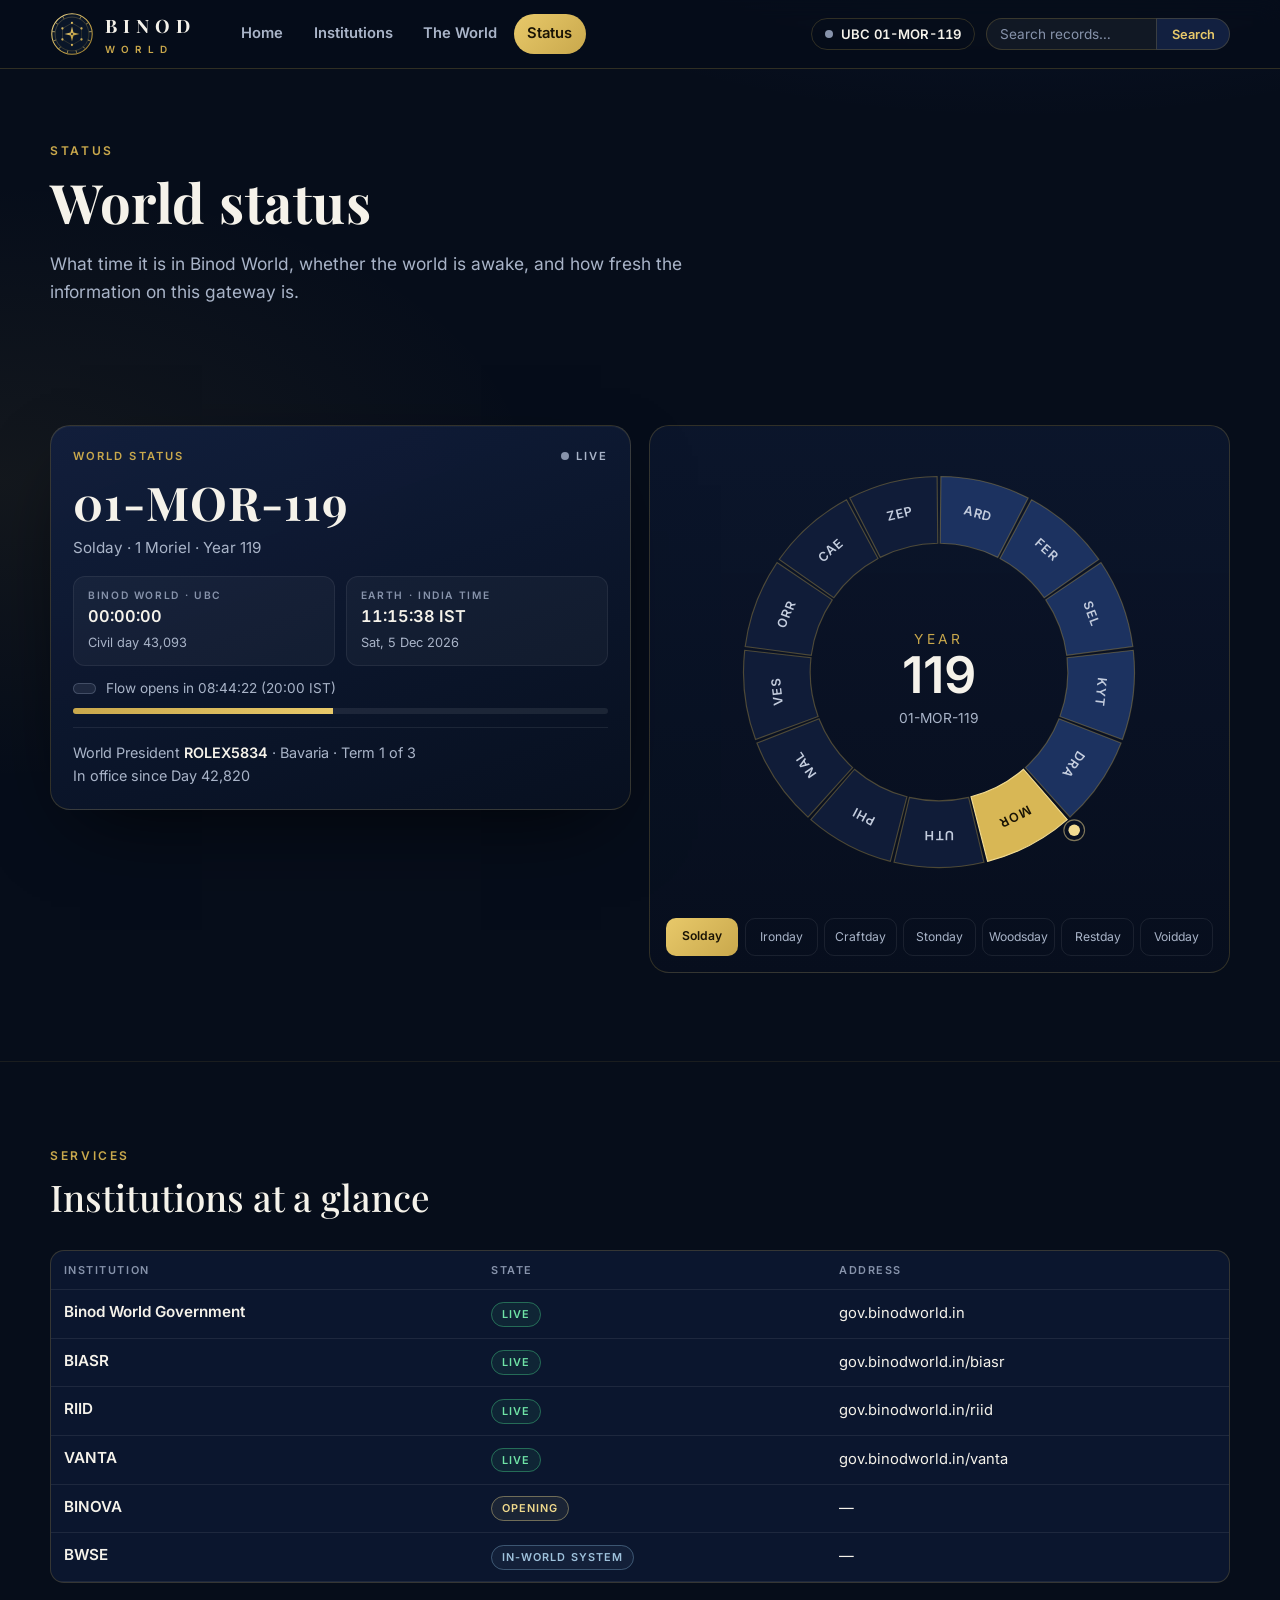
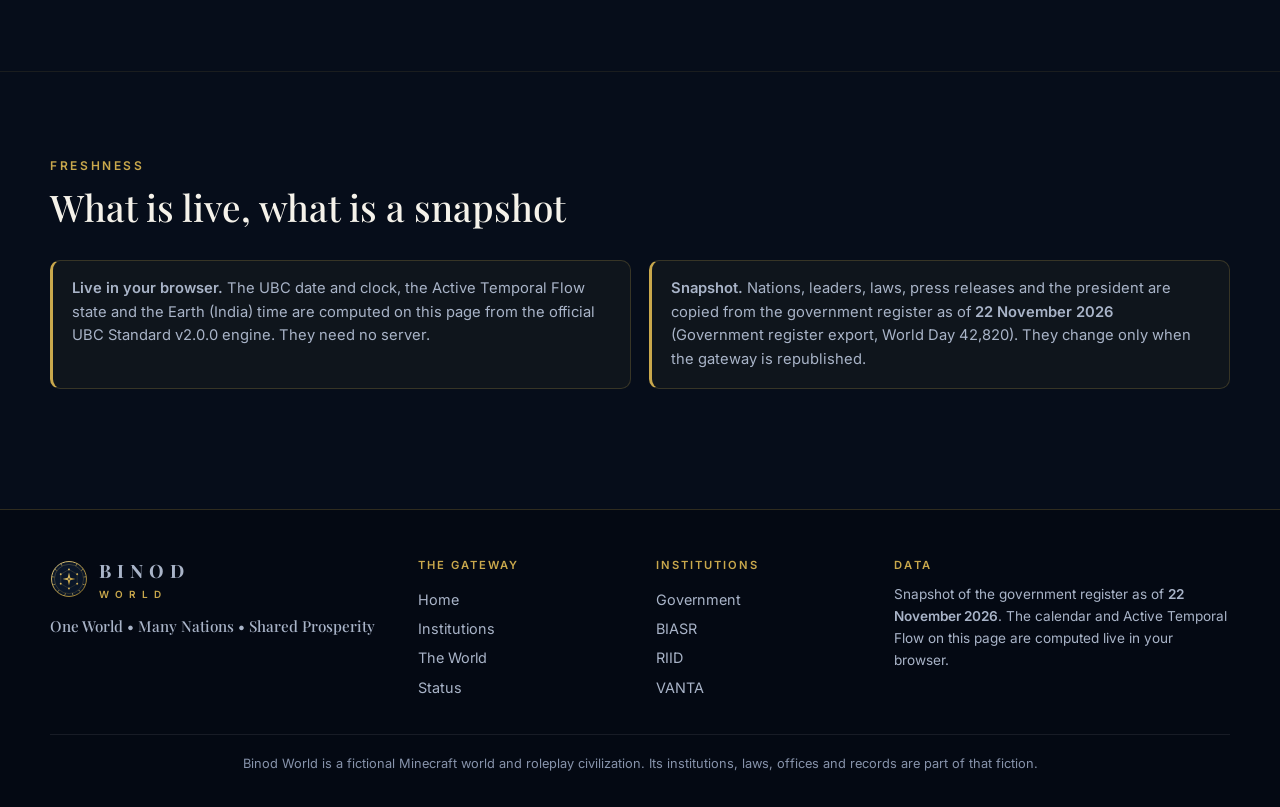
<file: status/index.html>
<!doctype html>
<html lang="en">
<head>
<meta charset="utf-8">
<meta name="viewport" content="width=device-width, initial-scale=1">
<title>Status — Binod World</title>
<meta name="description" content="World status: the Unified Binod Calendar date, Earth time and the Active Temporal Flow, live.">
<meta http-equiv="Content-Security-Policy" content="default-src &#39;self&#39;; img-src &#39;self&#39; data:; style-src &#39;self&#39; &#39;unsafe-inline&#39;; script-src &#39;self&#39;; font-src &#39;self&#39;; connect-src &#39;none&#39;; object-src &#39;none&#39;; base-uri &#39;self&#39;; form-action https://gov.binodworld.in/">
<meta name="referrer" content="strict-origin-when-cross-origin">
<link rel="canonical" href="https://binodworld.in/status/">
<meta property="og:type" content="website"><meta property="og:site_name" content="Binod World"><meta property="og:title" content="Status — Binod World"><meta property="og:description" content="World status: the Unified Binod Calendar date, Earth time and the Active Temporal Flow, live."><meta property="og:url" content="https://binodworld.in/status/"><meta property="og:image" content="https://binodworld.in/assets/og-image.png"><meta name="twitter:card" content="summary">
<meta name="theme-color" content="#060d1a">
<link rel="icon" href="../assets/emblem.svg" type="image/svg+xml">
<link rel="apple-touch-icon" href="../assets/apple-touch-icon.png">
<link rel="preload" href="../assets/fonts/playfair-700.woff2" as="font" type="font/woff2" crossorigin>
<link rel="preload" href="../assets/fonts/inter-400.woff2" as="font" type="font/woff2" crossorigin>
<link rel="stylesheet" href="../app.css">
</head>
<body data-page="status" data-base="../">
<a class="skip" href="#main">Skip to content</a>

<header class="site-header" id="top">
  <div class="wrap bar">
    <a class="brand" href="../" aria-label="Binod World — home">
      <svg class="emblem" aria-hidden="true"><use href="#emblem"/></svg>
      <span class="wordmark"><b>BINOD</b><i>WORLD</i></span>
    </a>
    <button class="menu-btn" id="menuBtn" aria-expanded="false" aria-controls="nav">Menu</button>
    <nav id="nav" aria-label="Primary">
      <a href="../" data-r="home">Home</a>
      <a href="../institutions/" data-r="institutions">Institutions</a>
      <a href="../world/" data-r="world">The World</a>
      <a href="../status/" data-r="status" aria-current="page">Status</a>
    </nav>
    <div class="chip-wrap">
      <a class="date-chip" href="../status/" id="dateChip" aria-label="Current Unified Binod Calendar date"><span class="dot" aria-hidden="true"></span><span id="chipText" data-live="chip">UBC —</span></a>
      <form class="search" action="https://gov.binodworld.in/vanta/" method="get" role="search">
        <label class="sr" for="q">Search Binod World records with VANTA</label>
        <input id="q" name="q" type="search" placeholder="Search records…" autocomplete="off">
        <button type="submit" aria-label="Search">Search</button>
      </form>
    </div>
  </div>
</header>

<main id="main" tabindex="-1"><div class="view"><div class="wrap page-hero"><span class="eyebrow">Status</span><h1 style="font-size:clamp(2rem,5vw,3.4rem)">World status</h1><p class="lede" style="margin-top:1rem">What time it is in Binod World, whether the world is awake, and how fresh the information on this gateway is.</p></div>
  <section class="s" style="border:0"><div class="wrap"><div class="grid g2" style="align-items:start"><div class="instrument" aria-label="World status instrument"><div class="ins-head"><span>World Status</span><span class="live-tag"><span class="dot" aria-hidden="true"></span>Live</span></div>
  <div class="ubc-big" data-live="ubcDate" aria-live="off"></div><div class="ubc-sub" data-live="ubcLong"></div>
  <div class="dual"><div class="cell"><small>Binod World · UBC</small><strong data-live="ubcClock"></strong><em>Civil day <span data-live="civilDay"></span></em></div>
  <div class="cell"><small>Earth · India time</small><strong data-live="earthTime"></strong><em data-live="earthDate"></em></div></div>
  <div class="atf"><span class="badge off" data-live="atfBadge"></span><span class="txt" data-live="atfText"></span></div>
  <div class="bar-track" aria-hidden="true"><div class="bar-fill" data-live="atfBar"></div></div>
  <div class="pres">World President <b>ROLEX5834</b> · Bavaria · Term 1 of 3<br>In office since Day 42,820</div></div><div class="diagram"><div data-wheel="" aria-live="off"></div><div class="week" aria-label="Weekdays"><div data-w="Solday">Solday</div><div data-w="Ironday">Ironday</div><div data-w="Craftday">Craftday</div><div data-w="Stonday">Stonday</div><div data-w="Woodsday">Woodsday</div><div data-w="Restday">Restday</div><div data-w="Voidday" class="">Voidday</div></div></div></div></div></section>
  <section class="s" aria-labelledby="h-st"><div class="wrap"><div class="sec-head"><span class="eyebrow">Services</span><h2><span id="h-st">Institutions at a glance</span></h2></div>
    <div class="tablewrap" role="region" tabindex="0" aria-label="Institution states"><table class="t"><thead><tr><th scope="col">Institution</th><th scope="col">State</th><th scope="col">Address</th></tr></thead><tbody>
    <tr><th scope="row" style="color:var(--cream);font:600 .95rem var(--sans);letter-spacing:0;text-transform:none">Binod World Government</th><td><span class="st live">Live</span></td><td>gov.binodworld.in</td></tr><tr><th scope="row" style="color:var(--cream);font:600 .95rem var(--sans);letter-spacing:0;text-transform:none">BIASR</th><td><span class="st live">Live</span></td><td>gov.binodworld.in/biasr</td></tr><tr><th scope="row" style="color:var(--cream);font:600 .95rem var(--sans);letter-spacing:0;text-transform:none">RIID</th><td><span class="st live">Live</span></td><td>gov.binodworld.in/riid</td></tr><tr><th scope="row" style="color:var(--cream);font:600 .95rem var(--sans);letter-spacing:0;text-transform:none">VANTA</th><td><span class="st live">Live</span></td><td>gov.binodworld.in/vanta</td></tr><tr><th scope="row" style="color:var(--cream);font:600 .95rem var(--sans);letter-spacing:0;text-transform:none">BINOVA</th><td><span class="st opening">Opening</span></td><td>—</td></tr><tr><th scope="row" style="color:var(--cream);font:600 .95rem var(--sans);letter-spacing:0;text-transform:none">BWSE</th><td><span class="st system">In-world system</span></td><td>—</td></tr></tbody></table></div></div></section>
  <section class="s" aria-labelledby="h-fresh"><div class="wrap"><div class="sec-head"><span class="eyebrow">Freshness</span><h2><span id="h-fresh">What is live, what is a snapshot</span></h2></div>
    <div class="grid g2"><div class="note"><b>Live in your browser.</b> The UBC date and clock, the Active Temporal Flow state and the Earth (India) time are computed on this page from the official UBC Standard v2.0.0 engine. They need no server.</div>
    <div class="note"><b>Snapshot.</b> Nations, leaders, laws, press releases and the president are copied from the government register as of <b>22 November 2026</b> (Government register export, World Day 42,820). They change only when the gateway is republished.</div></div></div></section></div></main>

<footer class="site-footer">
  <div class="wrap">
    <div class="f-grid">
      <div>
        <div class="brand small"><svg class="emblem" aria-hidden="true"><use href="#emblem"/></svg><span class="wordmark"><b>BINOD</b><i>WORLD</i></span></div>
        <p class="motto">One World • Many Nations • Shared Prosperity</p>
      </div>
      <nav aria-label="Footer: pages"><h2>The Gateway</h2><a href="../">Home</a><a href="../institutions/">Institutions</a><a href="../world/">The World</a><a href="../status/">Status</a></nav>
      <nav aria-label="Footer: institutions"><h2>Institutions</h2><a href="https://gov.binodworld.in/">Government</a><a href="https://gov.binodworld.in/biasr/">BIASR</a><a href="https://gov.binodworld.in/riid/">RIID</a><a href="https://gov.binodworld.in/vanta/">VANTA</a></nav>
      <div><h2>Data</h2><p class="small">Snapshot of the government register as of <b>22 November 2026</b>. The calendar and Active Temporal Flow on this page are computed live in your browser.</p></div>
    </div>
    <p class="disclaimer">Binod World is a fictional Minecraft world and roleplay civilization. Its institutions, laws, offices and records are part of that fiction.</p>
  </div>
</footer>

<svg width="0" height="0" style="position:absolute" aria-hidden="true" focusable="false">
  <defs>
    <linearGradient id="gold" x1="0" y1="0" x2="1" y2="1"><stop offset="0" stop-color="#f3dc92"/><stop offset=".55" stop-color="#c9a84c"/><stop offset="1" stop-color="#9a7b2c"/></linearGradient>
    <symbol id="emblem" viewBox="0 0 100 100">
      <circle cx="50" cy="50" r="46" fill="#0a1628" stroke="url(#gold)" stroke-width="2.4"/>
      <circle cx="50" cy="50" r="38.5" fill="none" stroke="url(#gold)" stroke-width=".8" opacity=".7"/>
      <g id="emb-ticks" stroke="url(#gold)" stroke-width="1.6" stroke-linecap="round"></g>
      <g id="emb-nodes" fill="url(#gold)"></g>
      <g id="emb-hex" fill="none" stroke="url(#gold)" stroke-width=".7" opacity=".6"></g>
      <path d="M50 33 L53.4 46.6 L67 50 L53.4 53.4 L50 67 L46.6 53.4 L33 50 L46.6 46.6 Z" fill="url(#gold)"/>
      <circle cx="50" cy="50" r="2.2" fill="#0a1628"/>
    </symbol>
  </defs>
</svg>
<noscript><p class="wrap small" style="padding:1rem 0">The live calendar and status instrument need JavaScript; the rest of this page works without it.</p></noscript>
<script src="../js/data.js"></script>
<script src="../js/calendar-engine.js"></script>
<script src="../app.js"></script>
</body>
</html>
</file>
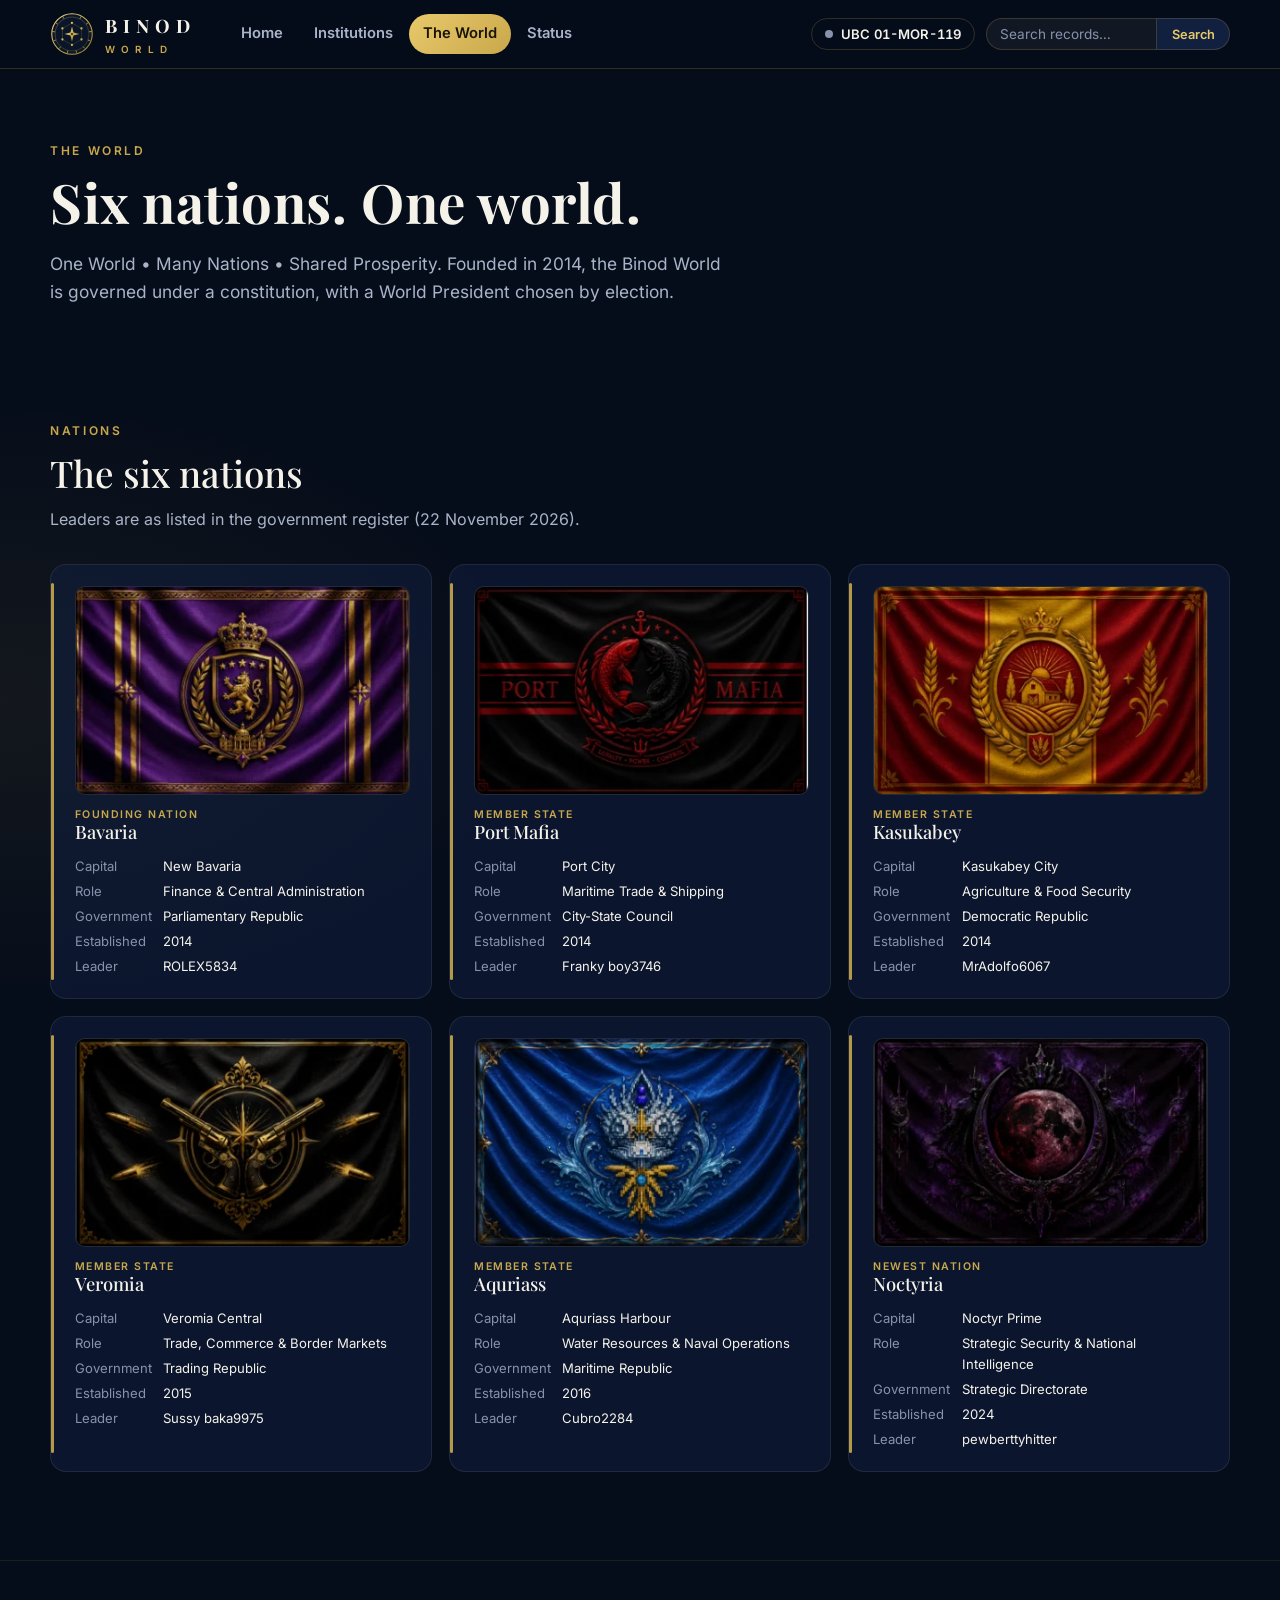
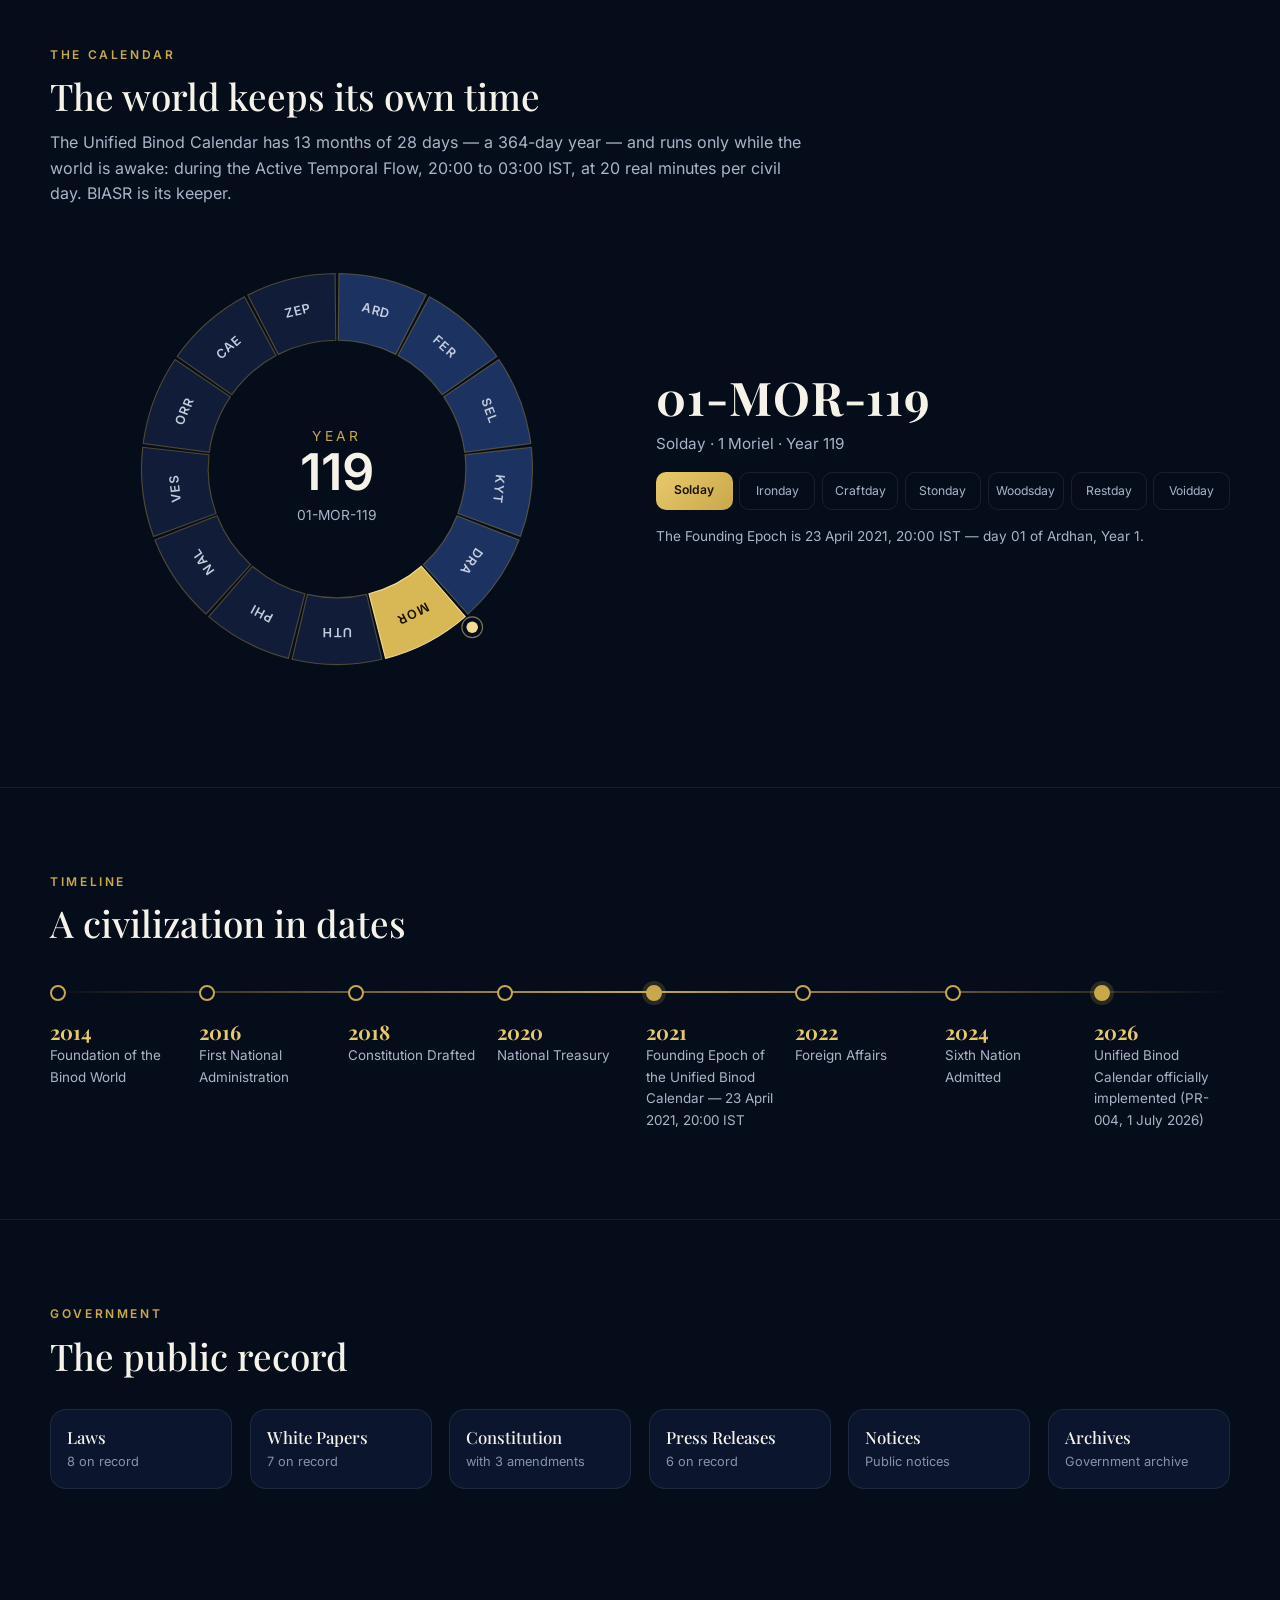
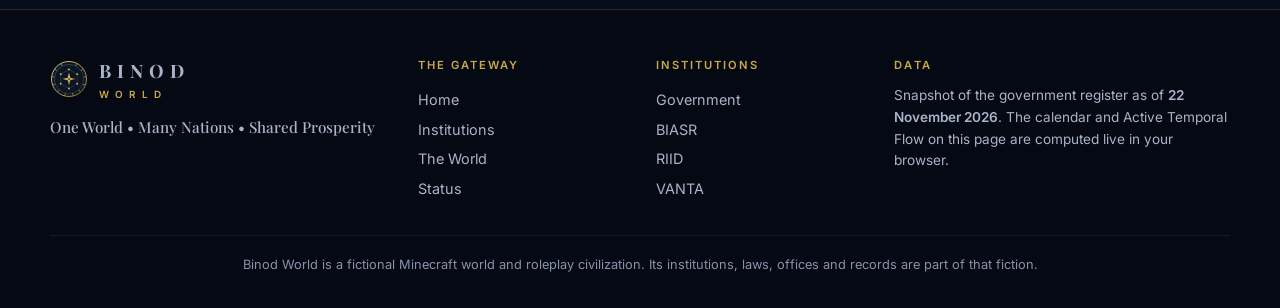
<file: world/index.html>
<!doctype html>
<html lang="en">
<head>
<meta charset="utf-8">
<meta name="viewport" content="width=device-width, initial-scale=1">
<title>The World — Binod World</title>
<meta name="description" content="Six nations, one world: the nations of Binod World, its calendar and its timeline.">
<meta http-equiv="Content-Security-Policy" content="default-src &#39;self&#39;; img-src &#39;self&#39; data:; style-src &#39;self&#39; &#39;unsafe-inline&#39;; script-src &#39;self&#39;; font-src &#39;self&#39;; connect-src &#39;none&#39;; object-src &#39;none&#39;; base-uri &#39;self&#39;; form-action https://gov.binodworld.in/">
<meta name="referrer" content="strict-origin-when-cross-origin">
<link rel="canonical" href="https://binodworld.in/world/">
<meta property="og:type" content="website"><meta property="og:site_name" content="Binod World"><meta property="og:title" content="The World — Binod World"><meta property="og:description" content="Six nations, one world: the nations of Binod World, its calendar and its timeline."><meta property="og:url" content="https://binodworld.in/world/"><meta property="og:image" content="https://binodworld.in/assets/og-image.png"><meta name="twitter:card" content="summary">
<meta name="theme-color" content="#060d1a">
<link rel="icon" href="../assets/emblem.svg" type="image/svg+xml">
<link rel="apple-touch-icon" href="../assets/apple-touch-icon.png">
<link rel="preload" href="../assets/fonts/playfair-700.woff2" as="font" type="font/woff2" crossorigin>
<link rel="preload" href="../assets/fonts/inter-400.woff2" as="font" type="font/woff2" crossorigin>
<link rel="stylesheet" href="../app.css">
</head>
<body data-page="world" data-base="../">
<a class="skip" href="#main">Skip to content</a>

<header class="site-header" id="top">
  <div class="wrap bar">
    <a class="brand" href="../" aria-label="Binod World — home">
      <svg class="emblem" aria-hidden="true"><use href="#emblem"/></svg>
      <span class="wordmark"><b>BINOD</b><i>WORLD</i></span>
    </a>
    <button class="menu-btn" id="menuBtn" aria-expanded="false" aria-controls="nav">Menu</button>
    <nav id="nav" aria-label="Primary">
      <a href="../" data-r="home">Home</a>
      <a href="../institutions/" data-r="institutions">Institutions</a>
      <a href="../world/" data-r="world" aria-current="page">The World</a>
      <a href="../status/" data-r="status">Status</a>
    </nav>
    <div class="chip-wrap">
      <a class="date-chip" href="../status/" id="dateChip" aria-label="Current Unified Binod Calendar date"><span class="dot" aria-hidden="true"></span><span id="chipText" data-live="chip">UBC —</span></a>
      <form class="search" action="https://gov.binodworld.in/vanta/" method="get" role="search">
        <label class="sr" for="q">Search Binod World records with VANTA</label>
        <input id="q" name="q" type="search" placeholder="Search records…" autocomplete="off">
        <button type="submit" aria-label="Search">Search</button>
      </form>
    </div>
  </div>
</header>

<main id="main" tabindex="-1"><div class="view"><div class="wrap page-hero"><span class="eyebrow">The World</span><h1 style="font-size:clamp(2rem,5vw,3.4rem)">Six nations. One world.</h1><p class="lede" style="margin-top:1rem">One World • Many Nations • Shared Prosperity. Founded in 2014, the Binod World is governed under a constitution, with a World President chosen by election.</p></div>
  <section class="s" style="border:0" aria-labelledby="h-nn"><div class="wrap"><div class="sec-head"><span class="eyebrow">Nations</span><h2><span id="h-nn">The six nations</span></h2><p>Leaders are as listed in the government register (22 November 2026).</p></div><div class="grid g3"><article class="card nation" style="--ac:#c9a84c"><img class="flag" src="../assets/img/flag-bavaria.webp" alt="Flag of Bavaria" width="400" height="250"><span class="tag">Founding Nation</span><h3>Bavaria</h3><dl><dt>Capital</dt><dd>New Bavaria</dd><dt>Role</dt><dd>Finance &amp; Central Administration</dd><dt>Government</dt><dd>Parliamentary Republic</dd><dt>Established</dt><dd>2014</dd><dt>Leader</dt><dd>ROLEX5834</dd></dl></article><article class="card nation" style="--ac:#c9a84c"><img class="flag" src="../assets/img/flag-port-mafia.webp" alt="Flag of Port Mafia" width="400" height="250"><span class="tag">Member State</span><h3>Port Mafia</h3><dl><dt>Capital</dt><dd>Port City</dd><dt>Role</dt><dd>Maritime Trade &amp; Shipping</dd><dt>Government</dt><dd>City-State Council</dd><dt>Established</dt><dd>2014</dd><dt>Leader</dt><dd>Franky boy3746</dd></dl></article><article class="card nation" style="--ac:#c9a84c"><img class="flag" src="../assets/img/flag-kasukabey.webp" alt="Flag of Kasukabey" width="400" height="250"><span class="tag">Member State</span><h3>Kasukabey</h3><dl><dt>Capital</dt><dd>Kasukabey City</dd><dt>Role</dt><dd>Agriculture &amp; Food Security</dd><dt>Government</dt><dd>Democratic Republic</dd><dt>Established</dt><dd>2014</dd><dt>Leader</dt><dd>MrAdolfo6067</dd></dl></article><article class="card nation" style="--ac:#c9a84c"><img class="flag" src="../assets/img/flag-veromia.webp" alt="Flag of Veromia" width="400" height="250"><span class="tag">Member State</span><h3>Veromia</h3><dl><dt>Capital</dt><dd>Veromia Central</dd><dt>Role</dt><dd>Trade, Commerce &amp; Border Markets</dd><dt>Government</dt><dd>Trading Republic</dd><dt>Established</dt><dd>2015</dd><dt>Leader</dt><dd>Sussy baka9975</dd></dl></article><article class="card nation" style="--ac:#c9a84c"><img class="flag" src="../assets/img/flag-aquriass.webp" alt="Flag of Aquriass" width="400" height="250"><span class="tag">Member State</span><h3>Aquriass</h3><dl><dt>Capital</dt><dd>Aquriass Harbour</dd><dt>Role</dt><dd>Water Resources &amp; Naval Operations</dd><dt>Government</dt><dd>Maritime Republic</dd><dt>Established</dt><dd>2016</dd><dt>Leader</dt><dd>Cubro2284</dd></dl></article><article class="card nation" style="--ac:#c9a84c"><img class="flag" src="../assets/img/flag-noctyria.webp" alt="Flag of Noctyria" width="400" height="250"><span class="tag">Newest Nation</span><h3>Noctyria</h3><dl><dt>Capital</dt><dd>Noctyr Prime</dd><dt>Role</dt><dd>Strategic Security &amp; National Intelligence</dd><dt>Government</dt><dd>Strategic Directorate</dd><dt>Established</dt><dd>2024</dd><dt>Leader</dt><dd>pewberttyhitter</dd></dl></article></div></div></section>
  <section class="s" aria-labelledby="h-cal"><div class="wrap"><div class="sec-head"><span class="eyebrow">The calendar</span><h2><span id="h-cal">The world keeps its own time</span></h2><p>The Unified Binod Calendar has 13 months of 28 days — a 364-day year — and runs only while the world is awake: during the Active Temporal Flow, 20:00 to 03:00 IST, at 20 real minutes per civil day. BIASR is its keeper.</p></div>
    <div class="wheel-wrap"><div data-wheel="" aria-live="off"></div><div><div class="ubc-big" data-live="ubcDate"></div><div class="ubc-sub" data-live="ubcLong"></div>
    <div class="week" aria-label="Weekdays"><div data-w="Solday">Solday</div><div data-w="Ironday">Ironday</div><div data-w="Craftday">Craftday</div><div data-w="Stonday">Stonday</div><div data-w="Woodsday">Woodsday</div><div data-w="Restday">Restday</div><div data-w="Voidday" class="">Voidday</div></div>
    <p class="small" style="margin-top:1rem">The Founding Epoch is 23 April 2021, 20:00 IST — day 01 of Ardhan, Year 1.</p></div></div></div></section>
  <section class="s" aria-labelledby="h-tl2"><div class="wrap"><div class="sec-head"><span class="eyebrow">Timeline</span><h2><span id="h-tl2">A civilization in dates</span></h2></div><ol class="tl"><li class=""><b>2014</b><span>Foundation of the Binod World</span></li><li class=""><b>2016</b><span>First National Administration</span></li><li class=""><b>2018</b><span>Constitution Drafted</span></li><li class=""><b>2020</b><span>National Treasury</span></li><li class="ubc"><b>2021</b><span>Founding Epoch of the Unified Binod Calendar — 23 April 2021, 20:00 IST</span></li><li class=""><b>2022</b><span>Foreign Affairs</span></li><li class=""><b>2024</b><span>Sixth Nation Admitted</span></li><li class="ubc"><b>2026</b><span>Unified Binod Calendar officially implemented (PR-004, 1 July 2026)</span></li></ol></div></section>
  <section class="s" aria-labelledby="h-gv"><div class="wrap"><div class="sec-head"><span class="eyebrow">Government</span><h2><span id="h-gv">The public record</span></h2></div><div class="grid records"><a class="card" href="https://gov.binodworld.in/laws.html"><div class="n">Laws</div><div class="c">8 on record</div></a><a class="card" href="https://gov.binodworld.in/white-papers.html"><div class="n">White Papers</div><div class="c">7 on record</div></a><a class="card" href="https://gov.binodworld.in/constitution.html"><div class="n">Constitution</div><div class="c">with 3 amendments</div></a><a class="card" href="https://gov.binodworld.in/press-releases.html"><div class="n">Press Releases</div><div class="c">6 on record</div></a><a class="card" href="https://gov.binodworld.in/notices.html"><div class="n">Notices</div><div class="c">Public notices</div></a><a class="card" href="https://gov.binodworld.in/archives.html"><div class="n">Archives</div><div class="c">Government archive</div></a></div></div></section></div></main>

<footer class="site-footer">
  <div class="wrap">
    <div class="f-grid">
      <div>
        <div class="brand small"><svg class="emblem" aria-hidden="true"><use href="#emblem"/></svg><span class="wordmark"><b>BINOD</b><i>WORLD</i></span></div>
        <p class="motto">One World • Many Nations • Shared Prosperity</p>
      </div>
      <nav aria-label="Footer: pages"><h2>The Gateway</h2><a href="../">Home</a><a href="../institutions/">Institutions</a><a href="../world/">The World</a><a href="../status/">Status</a></nav>
      <nav aria-label="Footer: institutions"><h2>Institutions</h2><a href="https://gov.binodworld.in/">Government</a><a href="https://gov.binodworld.in/biasr/">BIASR</a><a href="https://gov.binodworld.in/riid/">RIID</a><a href="https://gov.binodworld.in/vanta/">VANTA</a></nav>
      <div><h2>Data</h2><p class="small">Snapshot of the government register as of <b>22 November 2026</b>. The calendar and Active Temporal Flow on this page are computed live in your browser.</p></div>
    </div>
    <p class="disclaimer">Binod World is a fictional Minecraft world and roleplay civilization. Its institutions, laws, offices and records are part of that fiction.</p>
  </div>
</footer>

<svg width="0" height="0" style="position:absolute" aria-hidden="true" focusable="false">
  <defs>
    <linearGradient id="gold" x1="0" y1="0" x2="1" y2="1"><stop offset="0" stop-color="#f3dc92"/><stop offset=".55" stop-color="#c9a84c"/><stop offset="1" stop-color="#9a7b2c"/></linearGradient>
    <symbol id="emblem" viewBox="0 0 100 100">
      <circle cx="50" cy="50" r="46" fill="#0a1628" stroke="url(#gold)" stroke-width="2.4"/>
      <circle cx="50" cy="50" r="38.5" fill="none" stroke="url(#gold)" stroke-width=".8" opacity=".7"/>
      <g id="emb-ticks" stroke="url(#gold)" stroke-width="1.6" stroke-linecap="round"></g>
      <g id="emb-nodes" fill="url(#gold)"></g>
      <g id="emb-hex" fill="none" stroke="url(#gold)" stroke-width=".7" opacity=".6"></g>
      <path d="M50 33 L53.4 46.6 L67 50 L53.4 53.4 L50 67 L46.6 53.4 L33 50 L46.6 46.6 Z" fill="url(#gold)"/>
      <circle cx="50" cy="50" r="2.2" fill="#0a1628"/>
    </symbol>
  </defs>
</svg>
<noscript><p class="wrap small" style="padding:1rem 0">The live calendar and status instrument need JavaScript; the rest of this page works without it.</p></noscript>
<script src="../js/data.js"></script>
<script src="../js/calendar-engine.js"></script>
<script src="../app.js"></script>
</body>
</html>
</file>
<file: app.css>
@font-face{font-family:'Inter';font-weight:400;font-display:swap;src:url(assets/fonts/inter-400.woff2) format('woff2')}
@font-face{font-family:'Inter';font-weight:600;font-display:swap;src:url(assets/fonts/inter-600.woff2) format('woff2')}
@font-face{font-family:'Playfair Display';font-weight:500;font-display:swap;src:url(assets/fonts/playfair-500.woff2) format('woff2')}
@font-face{font-family:'Playfair Display';font-weight:700;font-display:swap;src:url(assets/fonts/playfair-700.woff2) format('woff2')}
@font-face{font-family:'Playfair Fallback';src:local('Georgia');size-adjust:90%;ascent-override:108%;descent-override:26%;line-gap-override:0%}
@font-face{font-family:'Inter Fallback';src:local('Arial');size-adjust:107%;ascent-override:90%;descent-override:22%;line-gap-override:0%}
:root{--bg:#060d1a;--navy:#0a1628;--navy2:#122040;--line:rgba(201,168,76,.22);--gold:#c9a84c;--gold2:#e8c96a;--cream:#f5f2ea;--mute:#a9b4c8;--faint:#8793ab;--card:rgba(18,32,64,.55);
--serif:'Playfair Display','Playfair Fallback',Georgia,'Times New Roman',serif;--sans:'Inter','Inter Fallback',system-ui,-apple-system,'Segoe UI',Roboto,sans-serif}
*{box-sizing:border-box}html{scroll-behavior:smooth}
body{margin:0;background:var(--bg);color:var(--cream);font:400 16px/1.6 var(--sans);-webkit-font-smoothing:antialiased;
background-image:radial-gradient(1200px 600px at 80% -10%,rgba(58,99,224,.14),transparent 60%),radial-gradient(900px 500px at 0% 20%,rgba(201,168,76,.07),transparent 60%)}
a{color:var(--gold2);text-decoration:none}a:hover{text-decoration:underline}
:focus-visible{outline:2px solid var(--gold2);outline-offset:3px;border-radius:4px}
main:focus{outline:none}
.sr{position:absolute;width:1px;height:1px;overflow:hidden;clip:rect(0 0 0 0);white-space:nowrap}
.skip{position:absolute;left:-999px;top:0;background:var(--gold);color:#1a1405;padding:.6rem 1rem;z-index:100}.skip:focus{left:8px;top:8px}
.wrap{width:min(1180px,100% - 32px);margin-inline:auto}
.mock-bar{background:#2a1d05;color:#f0d98c;font:600 12px/1.3 var(--sans);letter-spacing:.06em;text-align:center;padding:8px 12px}
h1,h2,h3{font-family:var(--serif);font-weight:500;line-height:1.15;margin:0}
h1{font-size:clamp(2.4rem,6vw,4.4rem);font-weight:700;letter-spacing:.01em}
h2{font-size:clamp(1.6rem,3.2vw,2.3rem)}h3{font-size:1.2rem}
p{margin:0 0 1rem}
.eyebrow{font:600 .75rem/1 var(--sans);letter-spacing:.22em;text-transform:uppercase;color:var(--gold);margin-bottom:.9rem;display:block}
.lede{color:var(--mute);font-size:1.08rem;max-width:62ch}
/* header */
.site-header{position:sticky;top:0;z-index:50;background:rgba(6,13,26,.88);backdrop-filter:blur(10px);border-bottom:1px solid var(--line)}
.bar{display:flex;align-items:center;gap:1.4rem;min-height:68px;flex-wrap:wrap}
.brand{display:flex;align-items:center;gap:.7rem;color:var(--cream)}.brand:hover{text-decoration:none}
.emblem{width:44px;height:44px;flex:none}.brand.small .emblem{width:38px;height:38px}
.wordmark{display:flex;flex-direction:column;line-height:1}
.wordmark b{font:700 1.15rem var(--serif);letter-spacing:.32em}.wordmark i{font:600 .62rem var(--sans);font-style:normal;letter-spacing:.62em;color:var(--gold);margin-top:5px}
nav#nav{display:flex;gap:.2rem;margin-left:.6rem}
nav#nav a{color:var(--mute);padding:.5rem .85rem;border-radius:999px;font-weight:600;font-size:.92rem}
nav#nav a:hover{color:var(--cream);text-decoration:none;background:rgba(255,255,255,.05)}
nav#nav a[aria-current=page]{color:#1a1405;background:linear-gradient(135deg,var(--gold2),var(--gold))}
.chip-wrap{margin-left:auto;display:flex;gap:.7rem;align-items:center}
.date-chip{display:inline-flex;align-items:center;gap:.5rem;border:1px solid var(--line);padding:.42rem .8rem;border-radius:999px;color:var(--cream);font:600 .82rem var(--sans);font-variant-numeric:tabular-nums;white-space:nowrap}
.date-chip:hover{text-decoration:none;border-color:var(--gold)}
.dot{width:8px;height:8px;border-radius:50%;background:#46d68b;box-shadow:0 0 0 0 rgba(70,214,139,.6);animation:pulse 2.4s infinite}.dot.off{background:#8793ab;animation:none}
@keyframes pulse{70%{box-shadow:0 0 0 8px rgba(70,214,139,0)}100%{box-shadow:0 0 0 0 rgba(70,214,139,0)}}
.search{display:flex}.search input{width:170px;background:rgba(255,255,255,.05);border:1px solid var(--line);border-right:0;color:var(--cream);padding:.45rem .8rem;border-radius:999px 0 0 999px;font:400 .85rem var(--sans)}
.search input::placeholder{color:var(--faint)}
.search button{background:var(--navy2);border:1px solid var(--line);color:var(--gold2);padding:0 .9rem;border-radius:0 999px 999px 0;font:600 .8rem var(--sans);cursor:pointer}
.menu-btn{display:none;margin-left:auto;background:none;color:var(--cream);border:1px solid var(--line);border-radius:999px;padding:.45rem 1rem;font:600 .85rem var(--sans)}
/* hero */
.hero{position:relative;overflow:hidden;padding:clamp(48px,8vw,104px) 0 clamp(40px,6vw,72px)}
.sky{position:absolute;inset:0;pointer-events:none}
.sky svg{position:absolute;right:-8%;top:-8%;width:min(900px,95vw);opacity:.55}
.ring{transform-origin:50% 50%;transform-box:fill-box;animation:spin 240s linear infinite}.ring.r2{animation-duration:360s;animation-direction:reverse}
@keyframes spin{to{transform:rotate(360deg)}}
.hero-grid{position:relative;display:grid;grid-template-columns:1.1fr .9fr;gap:3rem;align-items:center}
.hero h1 span{display:block;font-size:.34em;font-weight:500;letter-spacing:.5em;color:var(--gold);margin-top:.9rem;font-family:var(--sans);text-transform:uppercase}
.hero .motto{font:500 1.15rem var(--serif);color:var(--gold2);margin:1.4rem 0 1.2rem;letter-spacing:.02em}
.cta{display:flex;gap:.8rem;flex-wrap:wrap;margin-top:1.6rem}
.btn{display:inline-flex;align-items:center;gap:.5rem;padding:.8rem 1.35rem;border-radius:999px;font:600 .92rem var(--sans);border:1px solid var(--gold);color:var(--cream)}
.btn:hover{text-decoration:none;background:rgba(201,168,76,.1)}
.btn.primary{background:linear-gradient(135deg,var(--gold2),var(--gold));color:#1a1405;border:0}.btn.primary:hover{filter:brightness(1.06);background:linear-gradient(135deg,var(--gold2),var(--gold))}
/* instrument */
.instrument{background:linear-gradient(160deg,rgba(18,32,64,.88),rgba(8,16,32,.92));border:1px solid var(--line);border-radius:20px;padding:1.4rem;box-shadow:0 30px 80px -30px rgba(0,0,0,.8),inset 0 1px 0 rgba(255,255,255,.04)}
.ins-head{display:flex;justify-content:space-between;align-items:center;margin-bottom:1rem;font:600 .7rem var(--sans);letter-spacing:.18em;text-transform:uppercase;color:var(--gold)}
.live-tag{display:inline-flex;align-items:center;gap:.45rem;color:var(--mute)}
.ubc-big{font:700 clamp(2rem,4.2vw,2.9rem)/1 var(--serif);letter-spacing:.02em;font-variant-numeric:tabular-nums}
.ubc-sub{color:var(--mute);margin:.4rem 0 1rem;font-size:.95rem}
.dual{display:grid;grid-template-columns:1fr 1fr;gap:.7rem}
.cell{background:rgba(255,255,255,.035);border:1px solid rgba(255,255,255,.07);border-radius:12px;padding:.75rem .85rem}
.cell small{display:block;font:600 .64rem var(--sans);letter-spacing:.16em;text-transform:uppercase;color:var(--faint);margin-bottom:.3rem}
.cell strong{font:600 1.02rem var(--sans);font-variant-numeric:tabular-nums}
.cell em{display:block;font-style:normal;color:var(--mute);font-size:.8rem;margin-top:.15rem}
.atf{display:flex;align-items:center;gap:.6rem;margin-top:.7rem;flex-wrap:wrap}
.atf .badge{font:600 .72rem var(--sans);padding:.3rem .65rem;border-radius:999px;letter-spacing:.06em}
.badge.on{background:rgba(70,214,139,.14);color:#6fe3a6;border:1px solid rgba(70,214,139,.35)}.badge.off{background:rgba(135,147,171,.14);color:#c3ccdd;border:1px solid rgba(135,147,171,.35)}
.atf .txt{color:var(--mute);font-size:.85rem}
.bar-track{height:6px;border-radius:9px;background:rgba(255,255,255,.08);overflow:hidden;margin-top:.55rem}.bar-fill{height:100%;background:linear-gradient(90deg,var(--gold),var(--gold2));width:0;transition:width .8s}
.pres{margin-top:.8rem;padding-top:.8rem;border-top:1px solid rgba(255,255,255,.08);font-size:.9rem;color:var(--mute)}
.pres b{color:var(--cream)}
/* sections */
section.s{padding:clamp(48px,7vw,88px) 0;border-top:1px solid rgba(201,168,76,.1)}
.sec-head{margin-bottom:2rem;max-width:760px}.sec-head p{color:var(--mute);margin:.8rem 0 0}
.grid{display:grid;gap:1.1rem}.g3{grid-template-columns:repeat(3,1fr)}.g2{grid-template-columns:repeat(2,1fr)}
.card{position:relative;background:var(--card);border:1px solid rgba(255,255,255,.08);border-radius:16px;padding:1.3rem 1.3rem 1.3rem 1.5rem;transition:transform .25s,border-color .25s,box-shadow .25s;display:flex;flex-direction:column}
.card::before{content:"";position:absolute;left:0;top:18px;bottom:18px;width:3px;border-radius:3px;background:var(--ac,var(--gold));opacity:.9}
a.card{color:inherit}a.card:hover{text-decoration:none;transform:translateY(-3px);border-color:var(--ac,var(--gold));box-shadow:0 18px 40px -22px var(--ac,var(--gold))}
.card .top{display:flex;align-items:center;gap:.85rem;margin-bottom:.8rem}
.card .seal{width:54px;height:54px;border-radius:50%;flex:none;object-fit:cover;background:rgba(255,255,255,.04)}
.card .vmark{width:54px;height:54px;border-radius:14px;flex:none;display:grid;place-items:center;font:700 1.5rem var(--serif);color:var(--ac);border:1.5px solid var(--ac);background:rgba(155,124,255,.08)}
.card h3{font-size:1.15rem}.card .full{color:var(--faint);font-size:.78rem;margin-top:.15rem}
.card p{color:var(--mute);font-size:.93rem;flex:1}
.card .foot{display:flex;justify-content:space-between;align-items:center;font-size:.8rem;color:var(--faint);gap:.6rem;flex-wrap:wrap}
.st{font:600 .68rem var(--sans);letter-spacing:.1em;text-transform:uppercase;padding:.28rem .6rem;border-radius:999px;border:1px solid;white-space:nowrap}
.st.live{color:#6fe3a6;border-color:rgba(70,214,139,.4);background:rgba(70,214,139,.08)}
.st.opening{color:#f0d98c;border-color:rgba(240,217,140,.4);background:rgba(240,217,140,.07)}
.st.system{color:#9fc2dc;border-color:rgba(122,167,199,.4);background:rgba(122,167,199,.07)}
.card.signal{border:1px dashed rgba(124,92,255,.55);background:radial-gradient(circle at 30% 20%,rgba(124,92,255,.14),transparent 60%),rgba(10,10,24,.6);--ac:#7c5cff;overflow:hidden}
.card.signal .pulse{width:54px;height:54px;border-radius:50%;flex:none;border:1.5px solid #7c5cff;position:relative;display:grid;place-items:center;color:#b3a3ff;font:600 1.3rem var(--sans)}
.card.signal .pulse::after{content:"";position:absolute;inset:-1.5px;border-radius:50%;border:1.5px solid #7c5cff;animation:ping 3s infinite}
@keyframes ping{to{transform:scale(1.7);opacity:0}}
/* diagram */
.diagram{background:linear-gradient(180deg,rgba(18,32,64,.45),rgba(8,16,32,.5));border:1px solid var(--line);border-radius:20px;padding:1rem}
.diagram svg{width:100%;height:auto;display:block}
.diagram text{font-family:var(--sans)}
.legend{display:flex;gap:1.4rem;flex-wrap:wrap;margin:1rem .4rem .2rem;font-size:.82rem;color:var(--mute)}
.legend span::before{content:"";display:inline-block;width:22px;height:0;border-top:2px solid var(--gold);vertical-align:middle;margin-right:.5rem}
.legend .dash::before{border-top-style:dashed;border-color:#9b7cff}.legend .dot2::before{border-top-style:dotted;border-color:#1fd6c9}
/* nations */
.nation .flag{width:100%;height:auto;aspect-ratio:8/5;object-fit:cover;border-radius:10px;border:1px solid rgba(255,255,255,.1);margin-bottom:.8rem;background:#0a1220}
.nation h3{margin-bottom:.15rem}.nation .tag{font:600 .66rem var(--sans);letter-spacing:.14em;text-transform:uppercase;color:var(--gold)}
.nation dl{margin:.7rem 0 0;font-size:.82rem;display:grid;grid-template-columns:auto 1fr;gap:.25rem .7rem}.nation dt{color:var(--faint)}.nation dd{margin:0;color:var(--cream)}
.nations-strip{grid-template-columns:repeat(6,1fr)}
.nations-strip .card{padding:.8rem}.nations-strip .card::before{display:none}.nations-strip .flag{margin-bottom:.6rem}
.nations-strip h3{font-size:1rem}.nations-strip .small{font-size:.75rem;color:var(--faint);margin:.2rem 0 0}
/* developments + timeline */
.feed{list-style:none;margin:0;padding:0;border-left:1px solid var(--line)}
.feed li{position:relative;padding:0 0 1.5rem 1.5rem}.feed li::before{content:"";position:absolute;left:-5px;top:.55rem;width:9px;height:9px;border-radius:50%;background:var(--gold);box-shadow:0 0 0 4px rgba(201,168,76,.15)}
.feed .meta{font:600 .72rem var(--sans);letter-spacing:.1em;text-transform:uppercase;color:var(--faint)}.feed .meta b{color:var(--gold);margin-right:.6rem}
.feed a{font:500 1.08rem/1.35 var(--serif);color:var(--cream)}.feed .by{color:var(--mute);font-size:.85rem;margin-top:.2rem}
.tl{position:relative;display:grid;grid-template-columns:repeat(8,1fr);gap:.8rem;padding:2.4rem 0 0;margin:0}
.tl::before{content:"";position:absolute;left:0;right:0;top:.9rem;height:2px;background:linear-gradient(90deg,transparent,var(--gold),transparent)}
.tl li{list-style:none;position:relative;padding:.2rem .3rem 0 0}.tl li::before{content:"";position:absolute;left:0;top:-1.9rem;width:12px;height:12px;border-radius:50%;background:var(--bg);border:2px solid var(--gold)}
.tl li.ubc::before{background:var(--gold);box-shadow:0 0 0 4px rgba(201,168,76,.18)}
.tl b{display:block;font:700 1.25rem var(--serif);color:var(--gold2)}.tl span{font-size:.84rem;color:var(--mute);display:block}
/* records */
.records{grid-template-columns:repeat(6,1fr)}.records a.card{padding:1rem}.records .n{font:500 1.05rem var(--serif);color:var(--cream)}.records .c{color:var(--faint);font-size:.8rem;margin-top:.25rem}
.records a.card::before{display:none}
.stats{display:grid;grid-template-columns:repeat(4,1fr);gap:1rem;margin-top:2rem}
.stat{border-top:2px solid var(--gold);padding-top:.7rem}.stat b{font:700 2rem var(--serif);display:block}.stat span{color:var(--mute);font-size:.85rem}
/* status page */
.wheel-wrap{display:grid;grid-template-columns:1fr 1fr;gap:2rem;align-items:center}
.wheel-wrap svg{width:100%;max-width:460px;margin-inline:auto;display:block}
.wheel text{font-family:var(--sans)}
.week{display:grid;grid-template-columns:repeat(7,1fr);gap:.4rem;margin-top:1rem}.week div{text-align:center;padding:.5rem .1rem;overflow-wrap:anywhere;border-radius:10px;border:1px solid rgba(255,255,255,.08);font-size:.76rem;color:var(--mute)}.week .now{background:linear-gradient(135deg,var(--gold2),var(--gold));color:#1a1405;font-weight:600;border:0}
table.t{width:100%;border-collapse:collapse;font-size:.92rem}.t th,.t td{text-align:left;padding:.75rem .8rem;border-bottom:1px solid rgba(255,255,255,.08);vertical-align:top}.t th{font:600 .68rem var(--sans);letter-spacing:.14em;text-transform:uppercase;color:var(--faint)}
.tablewrap{overflow-x:auto;border:1px solid var(--line);border-radius:14px;background:var(--card)}
.prov{font-size:.88rem;color:var(--mute);padding-left:1.1rem}.prov li{margin:.4rem 0}
.page-hero{padding:clamp(40px,6vw,76px) 0 1rem}
.note{border:1px solid var(--line);border-left:3px solid var(--gold);border-radius:10px;padding:1rem 1.2rem;background:rgba(201,168,76,.05);color:var(--mute);font-size:.92rem}
/* footer */
.site-footer{border-top:1px solid var(--line);background:#040913;padding:3rem 0 2rem;margin-top:2rem}
.f-grid{display:grid;grid-template-columns:1.3fr .8fr .8fr 1.3fr;gap:2rem}
.f-grid h2{font:600 .7rem var(--sans);letter-spacing:.18em;text-transform:uppercase;color:var(--gold);margin-bottom:.8rem}
.f-grid nav a{display:block;color:var(--mute);padding:.2rem 0;font-size:.9rem}
.f-grid .motto{color:var(--mute);margin:.9rem 0 0;font-family:var(--serif);font-size:.95rem}.small{font-size:.85rem;color:var(--mute)}
.disclaimer{margin:2rem 0 0;padding-top:1.2rem;border-top:1px solid rgba(255,255,255,.08);color:var(--faint);font-size:.8rem;text-align:center}
.view{animation:fade .5s ease}@keyframes fade{from{opacity:0;transform:translateY(6px)}}
@media (prefers-reduced-motion:reduce){*{animation:none!important;transition:none!important;scroll-behavior:auto!important}}
/* responsive */
@media (max-width:1040px){.hero-grid{grid-template-columns:1fr}.g3{grid-template-columns:repeat(2,1fr)}.records,.nations-strip{grid-template-columns:repeat(3,1fr)}.tl{grid-template-columns:repeat(4,1fr);row-gap:2.6rem}.tl::before{display:none}.tl li::before{top:-1.4rem}.wheel-wrap{grid-template-columns:1fr}.f-grid{grid-template-columns:1fr 1fr}.search input{width:120px}}
@media (max-width:760px){
 .menu-btn{display:block}.chip-wrap{width:100%;margin-left:0;order:3;padding-bottom:.7rem}.search{flex:1}.search input{width:100%}
 nav#nav{display:none;width:100%;flex-direction:column;margin:0;order:4;padding-bottom:.7rem}nav#nav.open{display:flex}nav#nav a{padding:.8rem 1rem;border:1px solid rgba(255,255,255,.07)}
 .g3,.g2{grid-template-columns:1fr}.records,.nations-strip{grid-template-columns:repeat(2,1fr)}.stats{grid-template-columns:repeat(2,1fr)}
 .tl{grid-template-columns:1fr;border-left:2px solid var(--gold);padding:0 0 0 1.2rem;gap:1.1rem}.tl::before{display:none}.tl li::before{left:-1.8rem;top:.35rem}
 .f-grid{grid-template-columns:1fr}.dual{grid-template-columns:1fr}
 .hero{padding-top:40px}.hero h1 span{letter-spacing:.3em}
}
.rel-list{display:none;margin:1rem .4rem .2rem}
@media (max-width:760px){.diagram svg{display:none}.rel-list{display:block}.legend{display:none}}
@media (max-width:760px){.week{grid-template-columns:repeat(4,1fr)}}
/* layout stability: reserve space for values the script fills in */
.ubc-big{min-height:1.1em}.ubc-sub{min-height:1.6em}.cell strong{display:block;min-height:1.5em}.cell em{min-height:1.4em}.atf .txt{min-height:1.4em}
[data-wheel]{aspect-ratio:1/1;width:100%;max-width:460px;margin-inline:auto}
.date-chip{min-width:9.6rem;justify-content:center}
</file>
